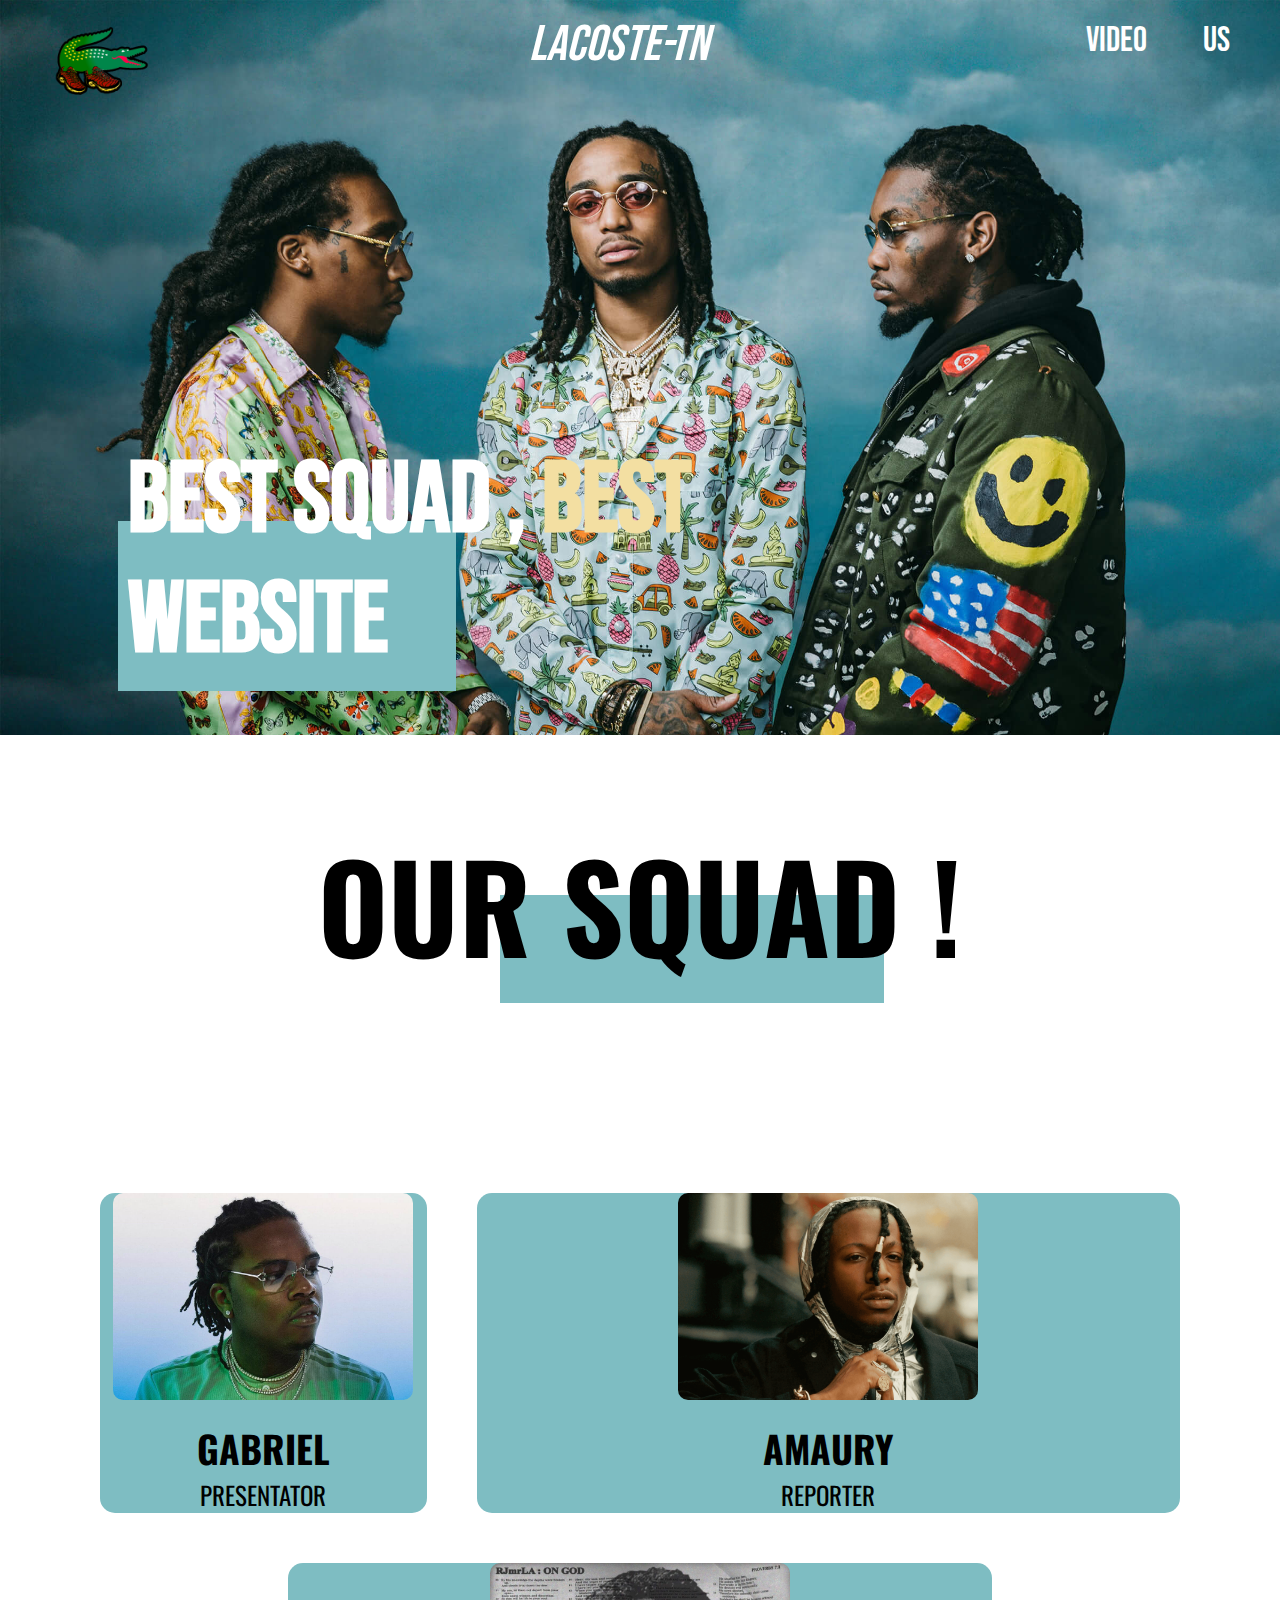
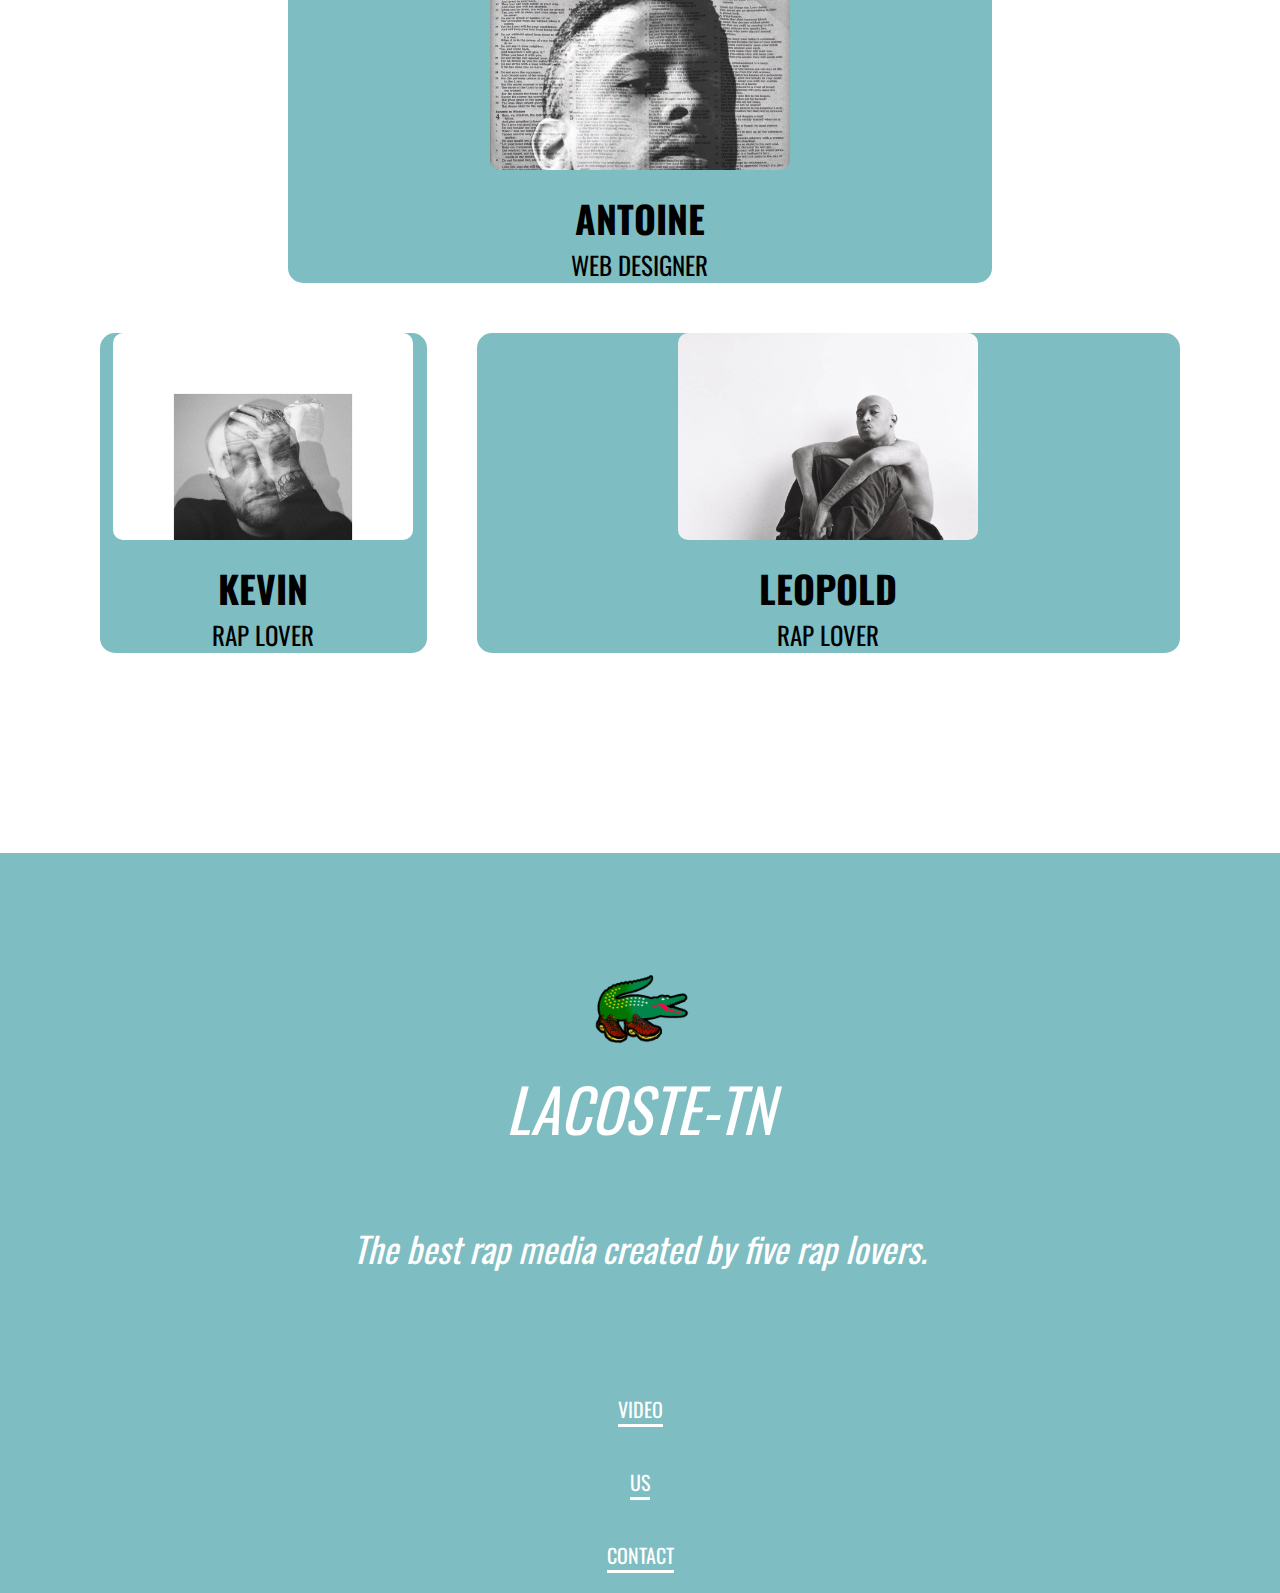
<file: teampage/team.html>
<!DOCTYPE html>
<html lang="en">
<head>
  <meta charset="UTF-8">
  <title>Amaury</title>

  <link href="https://fonts.googleapis.com/css2?family=Bebas+Neue&family=Oswald&display=swap" rel="stylesheet">
  <link rel="stylesheet" href="teampage.css">
</head>
<body>
<header class="primary-header">
  <div class="menu-header">
    <div class="header-section-1">
      <img src="../Image/logocroco2.png" id="logo-header">
    </div>

    <div class="header-section-2">
      <a href="../index.html" class="header-element" id="title">Lacoste-TN</a>
    </div>

    <div class="header-section-3">
      <a href="#card-title" class="header-secondary-element" id="video-element">Video</a>
      <a href="#" class="header-secondary-element" >Us</a>

    </div>
  </div>

  <h1 class="main-title">Best <span> squad </span>, <span class="best-title"> best </span> <br> website<span></span></h1>
</header>

<h2 class="card-title">Our Squad !</h2>

<section class="team-container">


  <div id="team-character1">
    <div id="charac-image1">

    </div>
    <div class="charac-text">
      <h2>Gabriel</h2>
      <p>Presentator</p>
    </div>
  </div>

  <div id="team-character2">
    <div id="charac-image2">

    </div>
    <div class="charac-text">
      <h2>Amaury</h2>
      <p>Reporter</p>
    </div>
  </div>

  <div id="team-character3">
    <div id="charac-image3">

    </div>
    <div class="charac-text">
      <h2>Antoine</h2>
      <p>Web designer</p>
    </div>
  </div>

  <div id="team-character4">
    <div id="charac-image4">

    </div>
    <div class="charac-text">
      <h2>Kevin</h2>
      <p>Rap lover</p>
    </div>
  </div>

  <div id="team-character5">
    <div id="charac-image5">

    </div>
    <div class="charac-text">
      <h2>Leopold</h2>
      <p>Rap lover</p>
    </div>
  </div>

</section>

<section class="footer">

  <div class="footer-content">
    <div class="footer-logo"></div>
    <a href="#" class="footer-title">Lacoste-TN</a>
    <p class="footer-text">The best rap media created by five rap lovers.</p>
    <a href="#" class="footer-link-element">Video</a>
    <a href="#" class="footer-link-element">Us</a>
    <a href="mailto:lacoste-tn@gmail.com" class="footer-link-element" >Contact</a>
  </div>


</section>

</body>
</html>
</file>
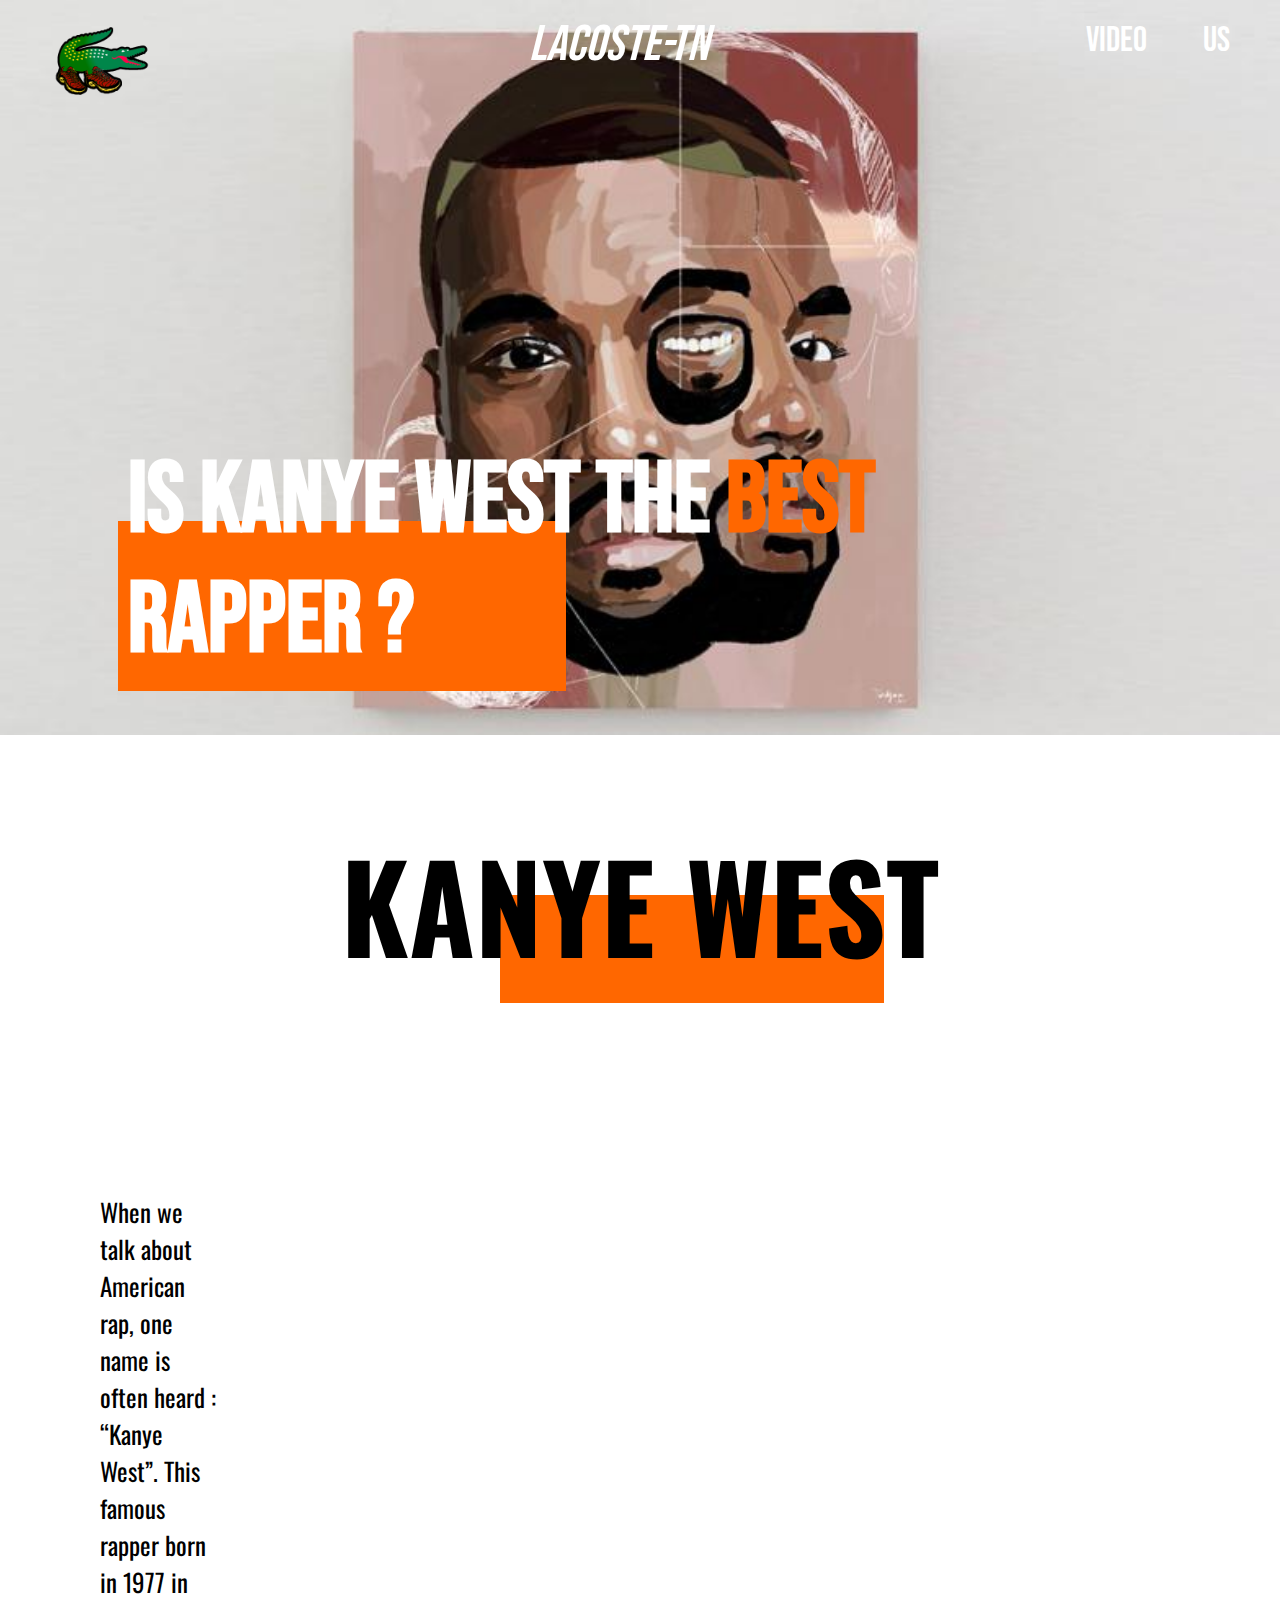
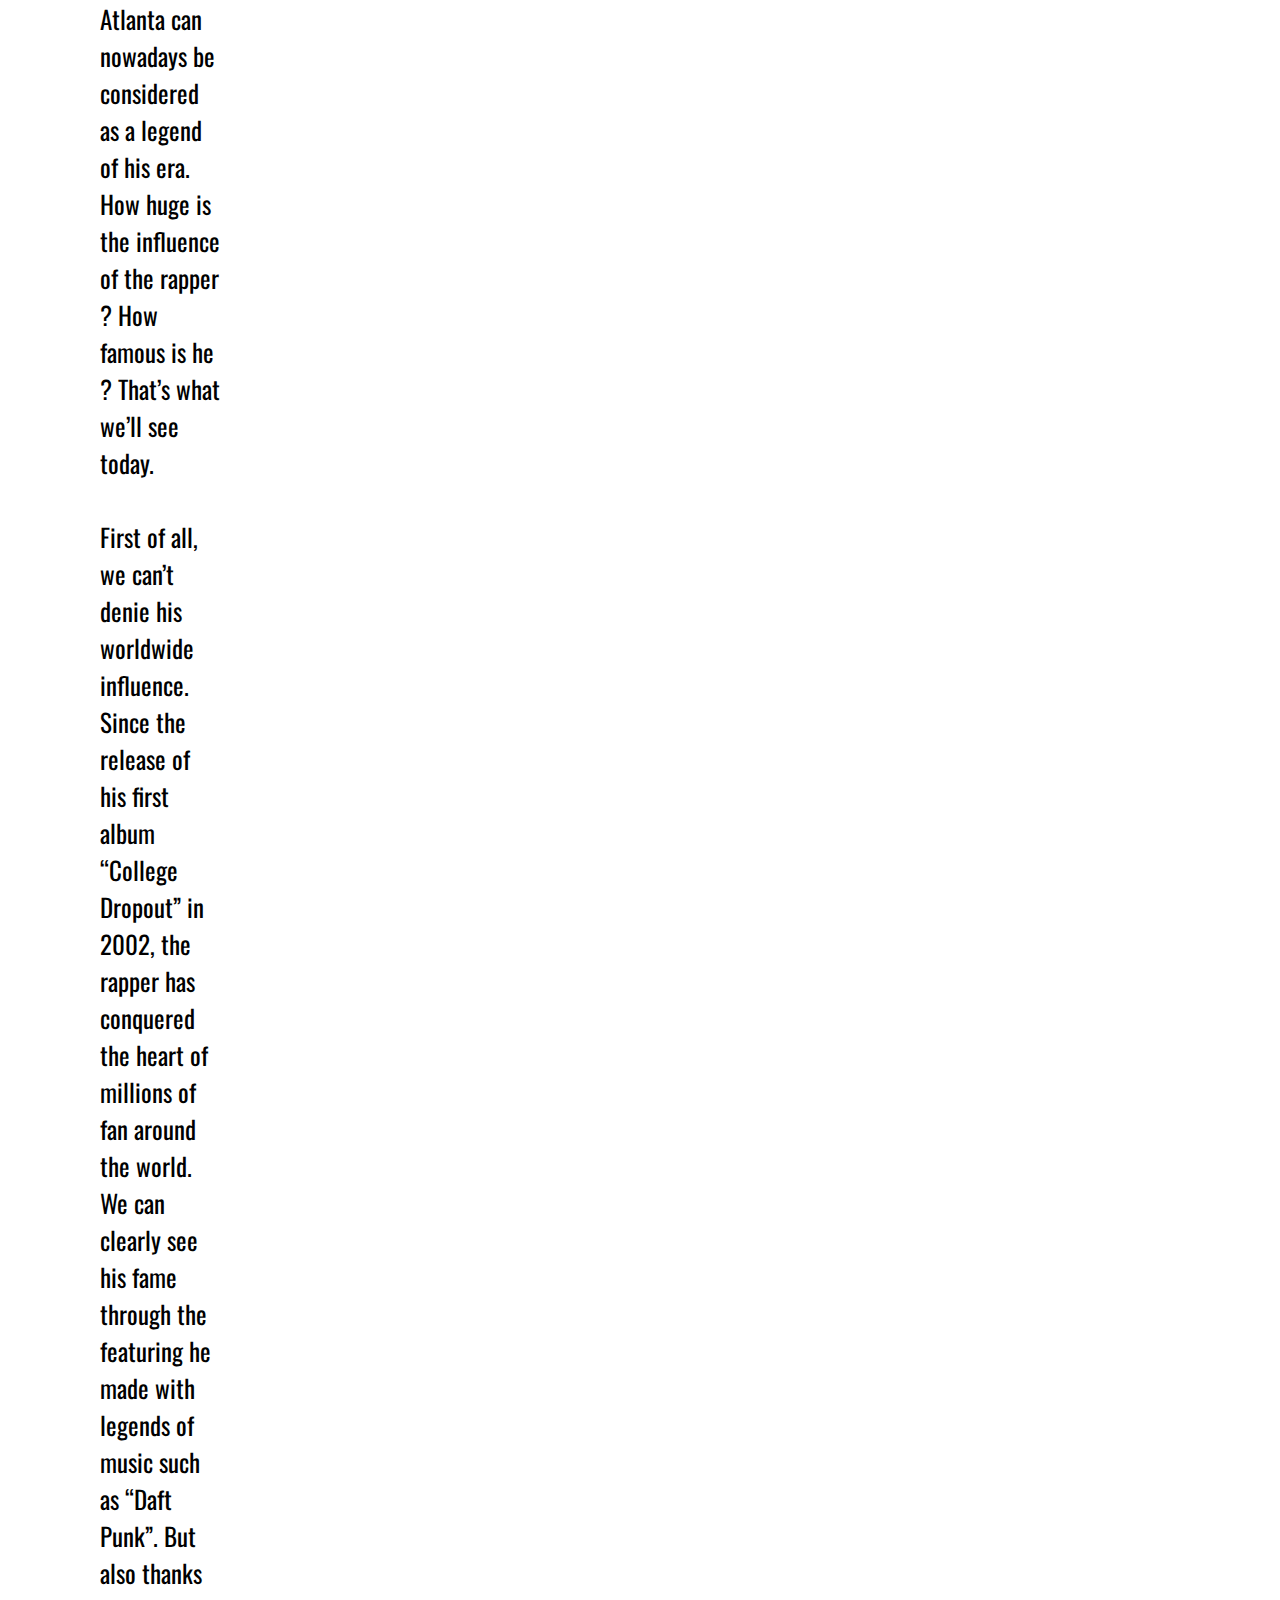
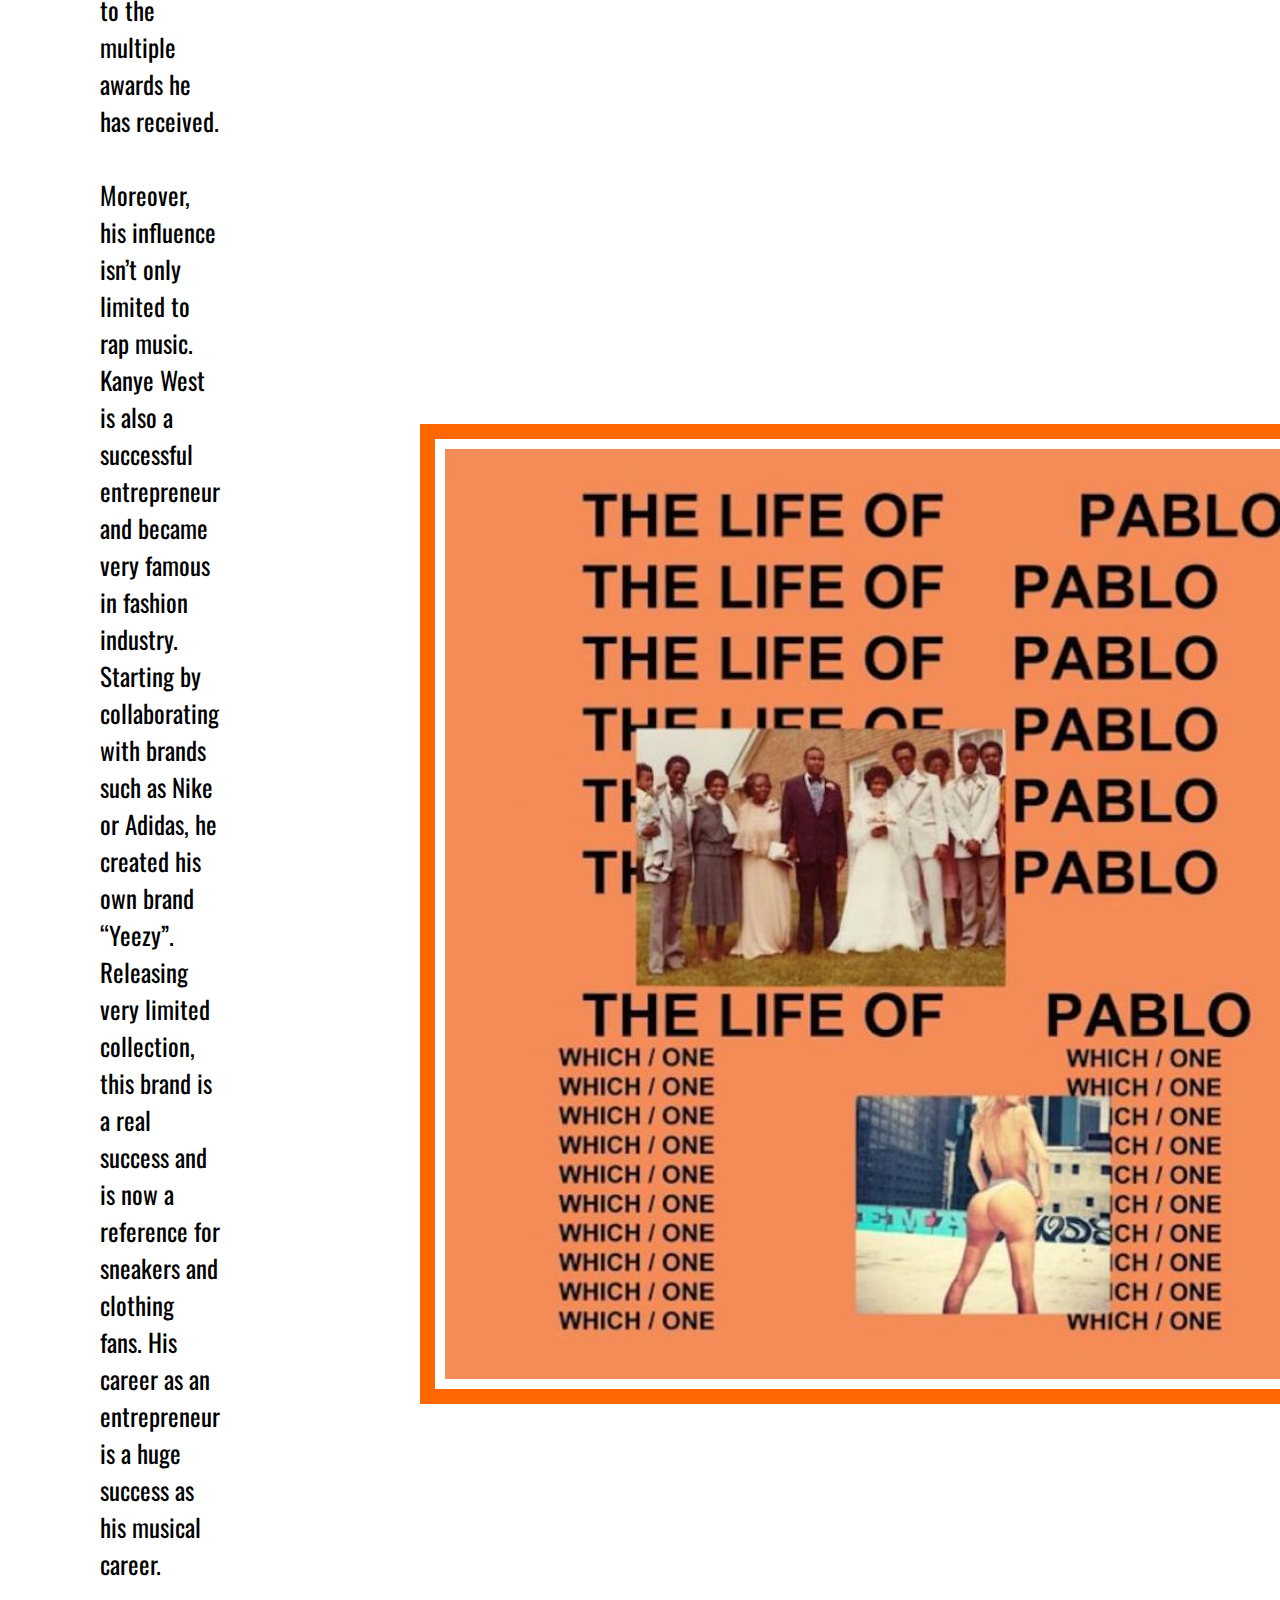
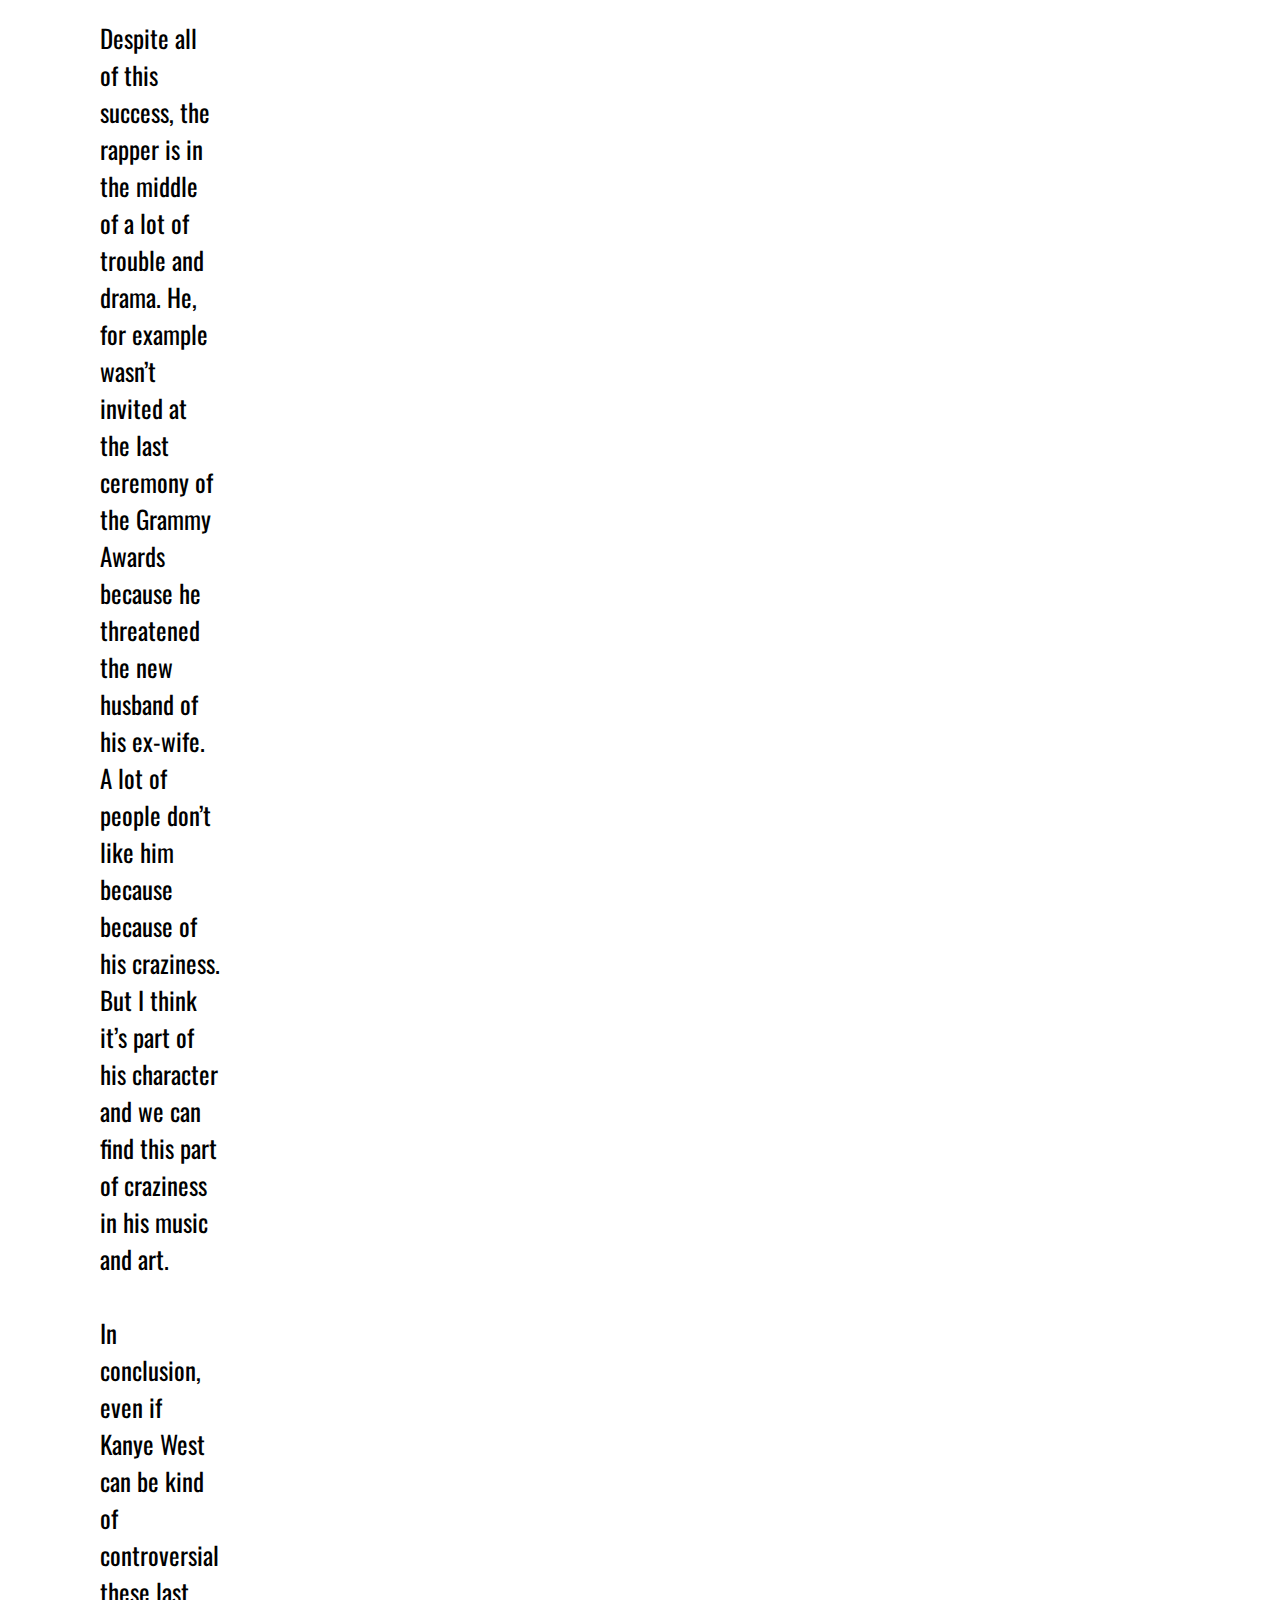
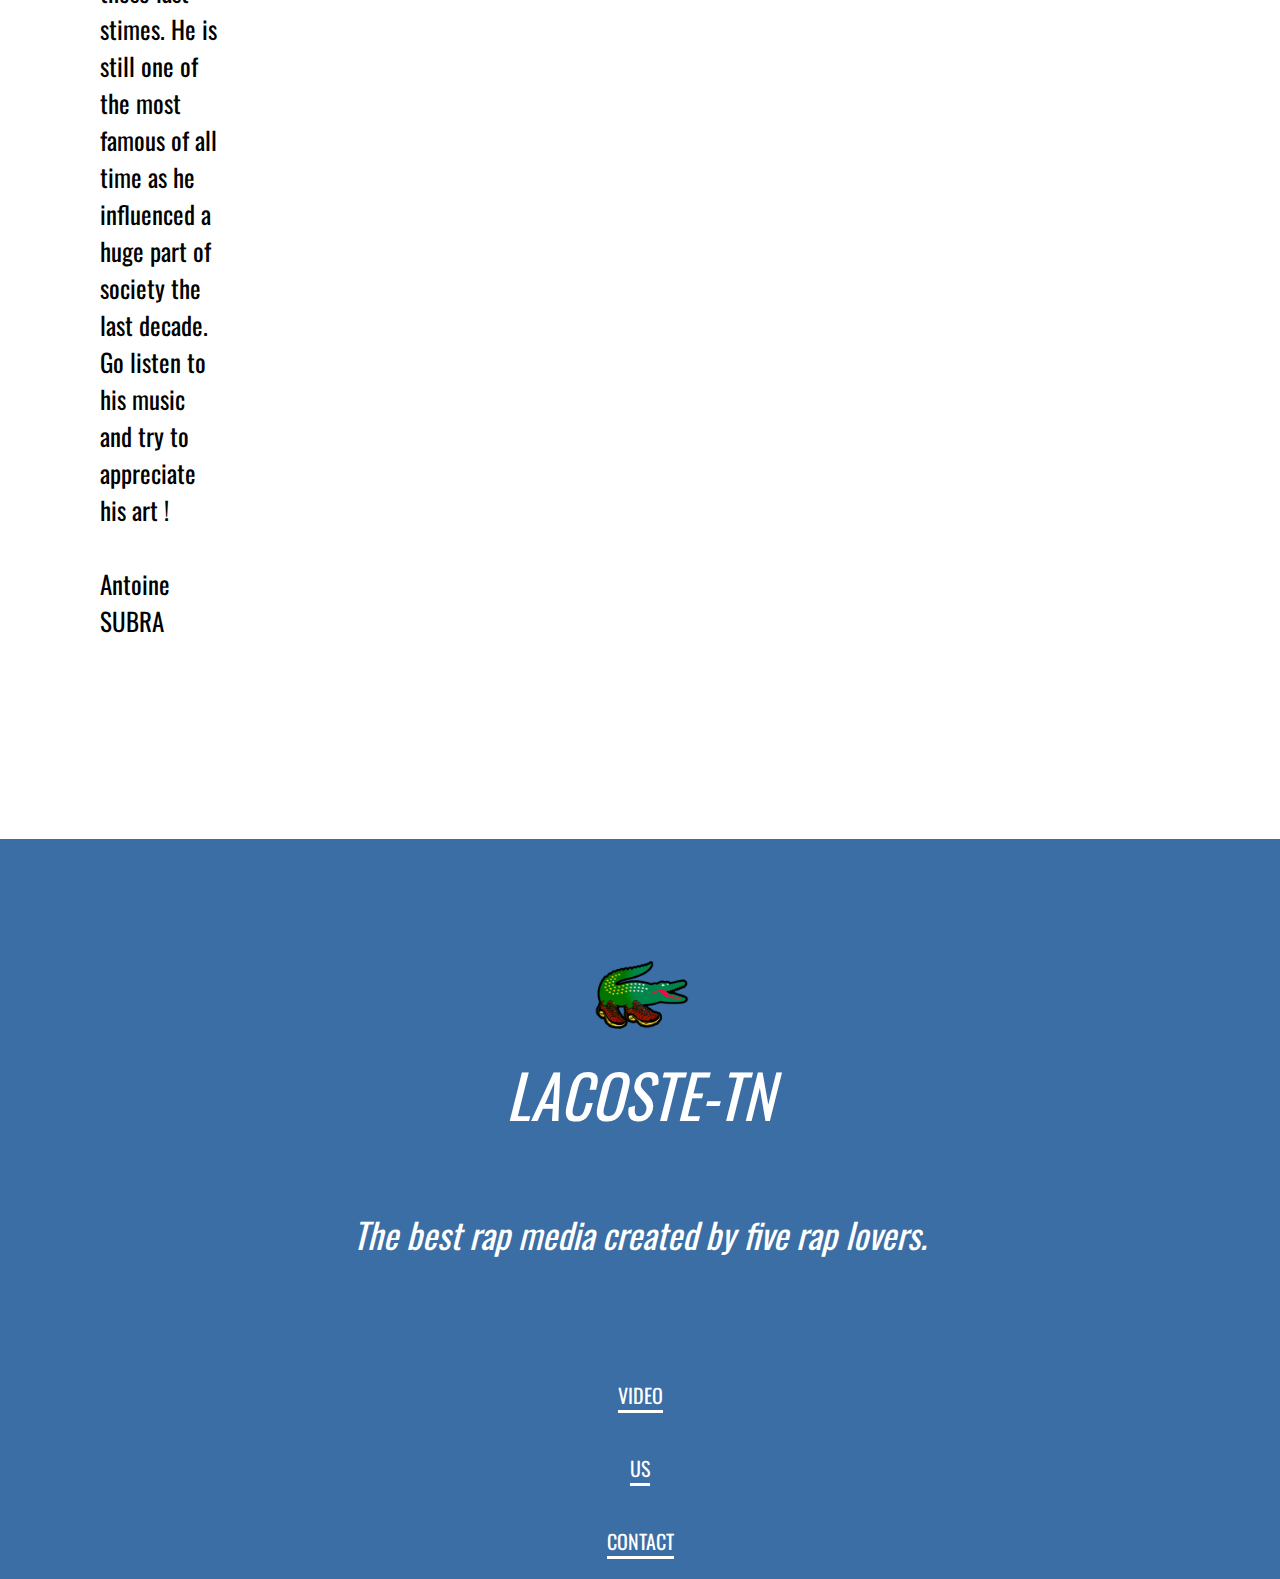
<file: VideoPage/videopage.html>
<!DOCTYPE html>
<html lang="en">
<head>
    <meta charset="UTF-8">
    <title>Kanye West, the best raper ever ?</title>
    <link rel="stylesheet" href="videoPage.css">
    <link href="https://fonts.googleapis.com/css2?family=Bebas+Neue&family=Oswald&display=swap" rel="stylesheet">
</head>
<body>
<header class="primary-header">
    <div class="menu-header">
        <div class="header-section-1">
            <img src="../Image/logocroco2.png" id="logo-header">
        </div>

        <div class="header-section-2">
            <a href="../index.html" class="header-element" id="title">Lacoste-TN</a>
        </div>

        <div class="header-section-3">
            <a href="#card-title" class="header-secondary-element" id="video-element">Video</a>
            <a href="#" class="header-secondary-element" >Us</a>

        </div>
    </div>

    <h1 class="main-title">Is <span> Kanye </span> West the <span class="best-title"> best</span> <br> rapper <span>?</span></h1>
</header>

<section class="article">
    <h2 class="card-title">Kanye West</h2>
    <div class="article-texte">
        <div class="text">

                When we talk about American rap, one name is often heard : “Kanye West”. This famous rapper born in 1977 in Atlanta can nowadays be considered as a legend of his era. How huge is the influence of the rapper ? How famous is he ? That’s what we’ll see today.
                <br><br>
                First of all, we can’t denie his worldwide influence. Since the release of his first album “College Dropout” in 2002, the rapper has conquered the heart of millions of fan around the world. We can clearly see his fame through the featuring he made with legends of music such as “Daft Punk”. But also thanks to the multiple awards he has received.
                <br><br>
                Moreover, his influence isn’t only limited to rap music. Kanye West is also a successful entrepreneur and became very famous in fashion industry. Starting by collaborating with brands such as Nike or Adidas, he created his own brand “Yeezy”. Releasing very limited collection, this brand is a real success and is now a reference for sneakers and clothing fans. His career as an entrepreneur is a huge success as his musical career.
                <br><br>
                Despite all of this success, the rapper is in the middle of a lot of trouble and drama. He, for example wasn’t invited  at the last ceremony of the Grammy Awards because he threatened the new husband of his ex-wife. A lot of people don’t like him because because of his craziness. But I think it’s part of his character and we can find this part of craziness in his music and art.
                <br><br>
                In conclusion, even if Kanye West can be kind of controversial these last stimes. He is still one of the most famous of all time as he influenced a huge part of society the last decade. Go listen to his music and try to appreciate his art !
                <br><br>
            Antoine SUBRA
        </div>
        <div class="portrait-kanye">
            <img class="image-kanye" src="../Image/kanye1.jpeg">
        </div>
    </div>

</section>

<section class="footer">

    <div class="footer-content">
        <div class="footer-logo"></div>
        <a href="#" class="footer-title">Lacoste-TN</a>
        <p class="footer-text">The best rap media created by five rap lovers.</p>
        <a href="#" class="footer-link-element">Video</a>
        <a href="#" class="footer-link-element">Us</a>
        <a href="mailto:lacoste-tn@gmail.com" class="footer-link-element" >Contact</a>
    </div>


</section>

</body>
</html>
</file>
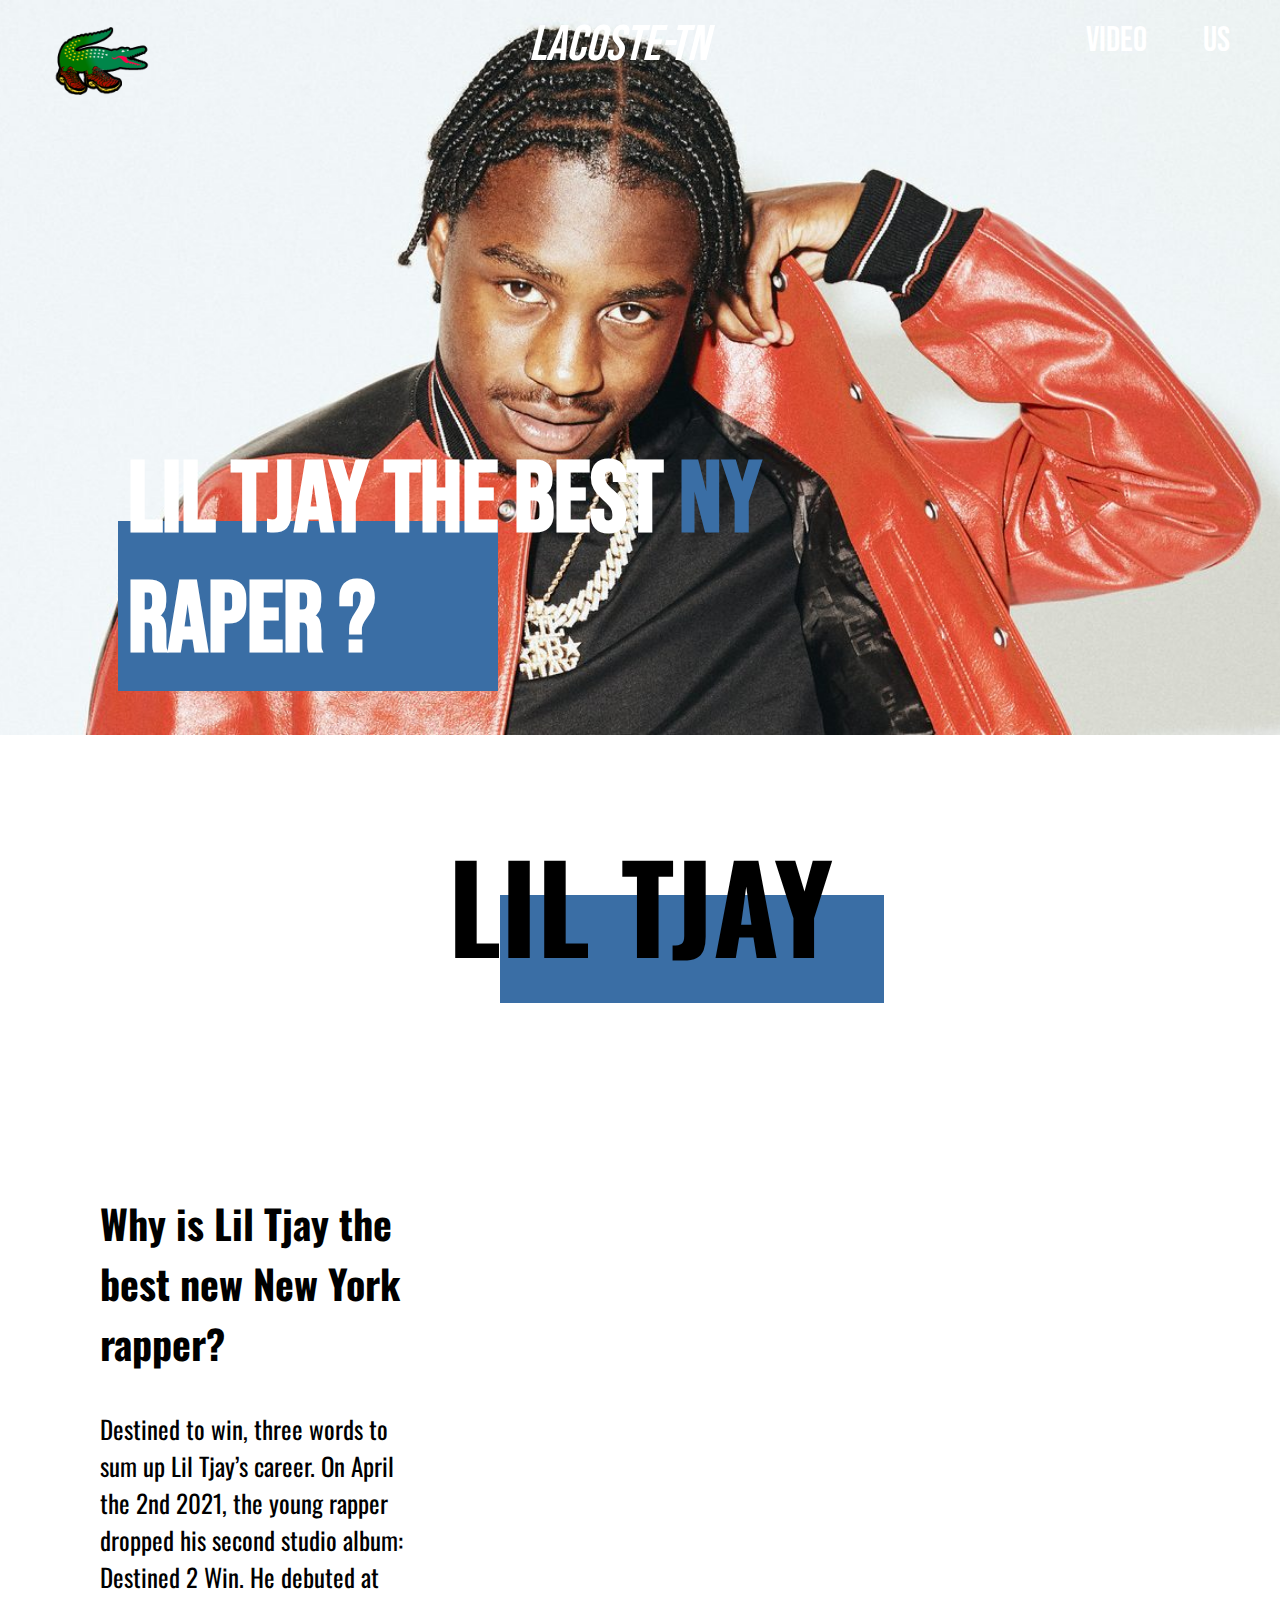
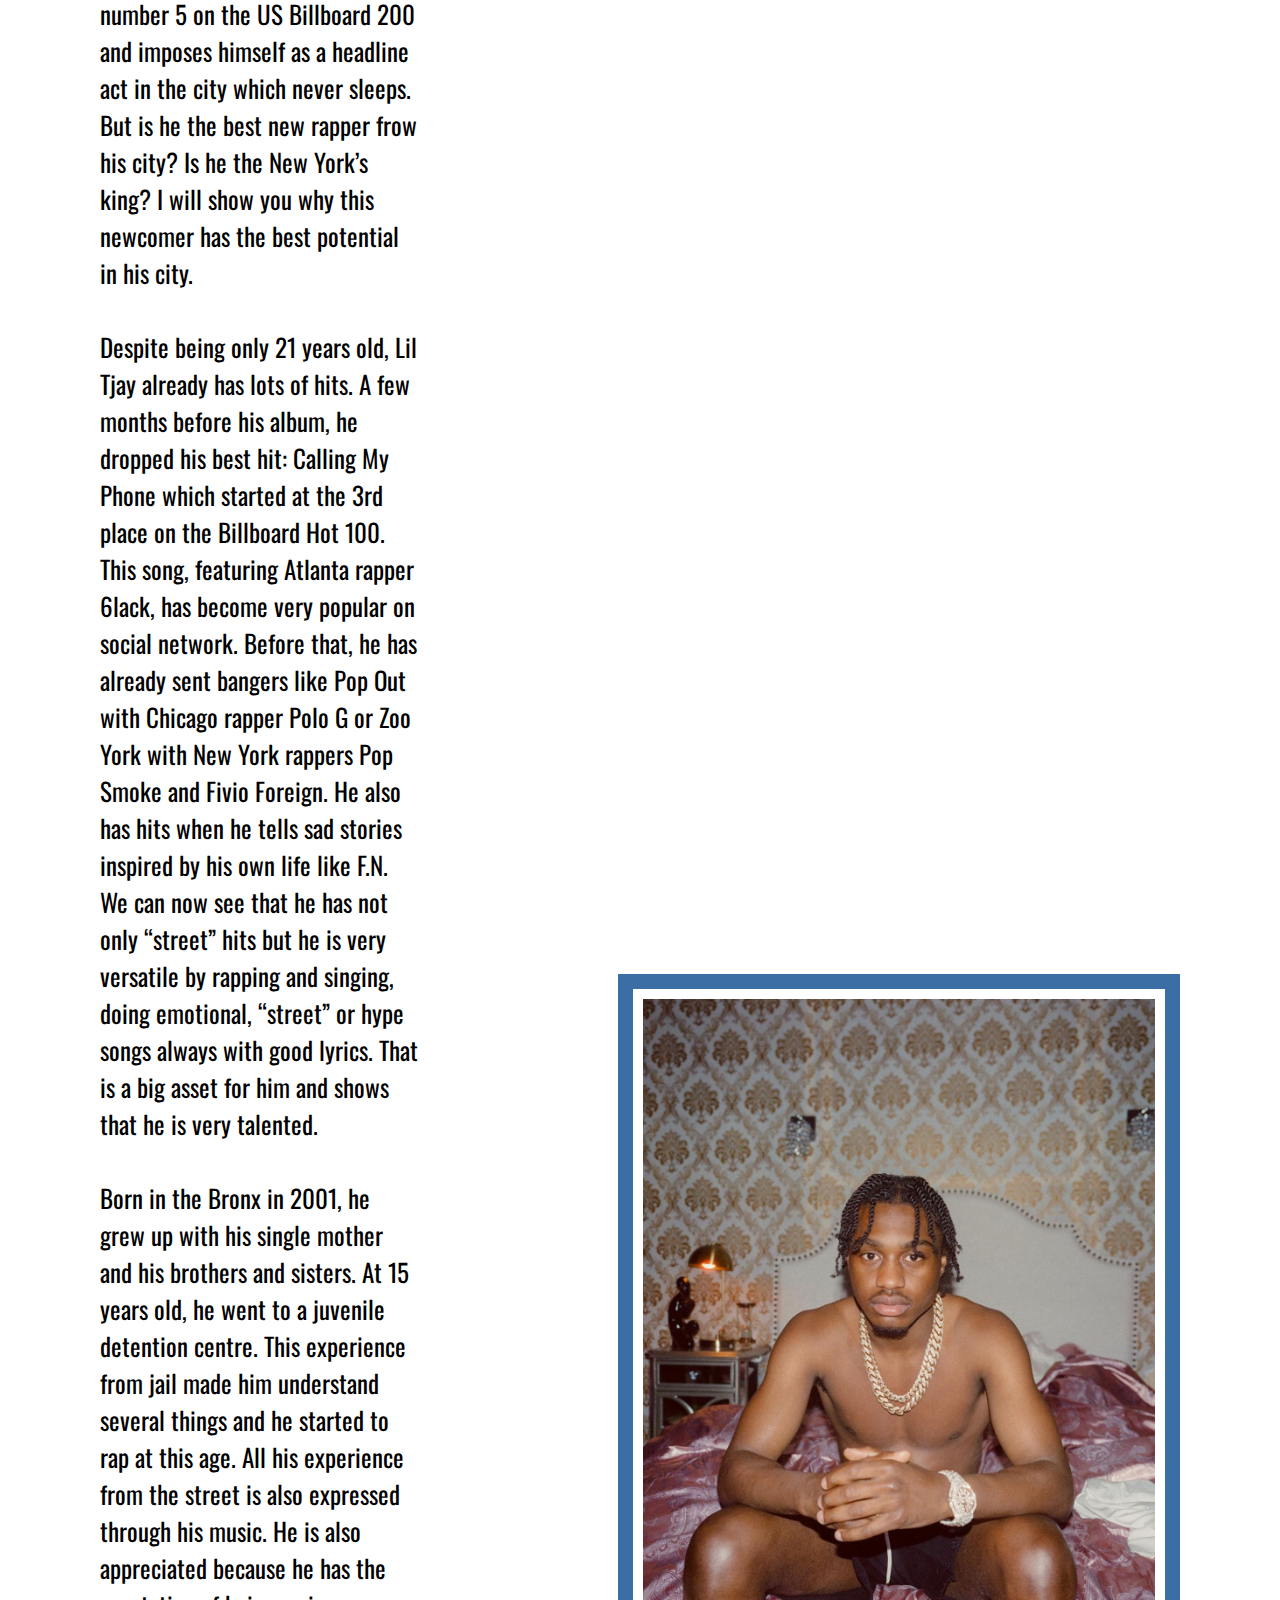
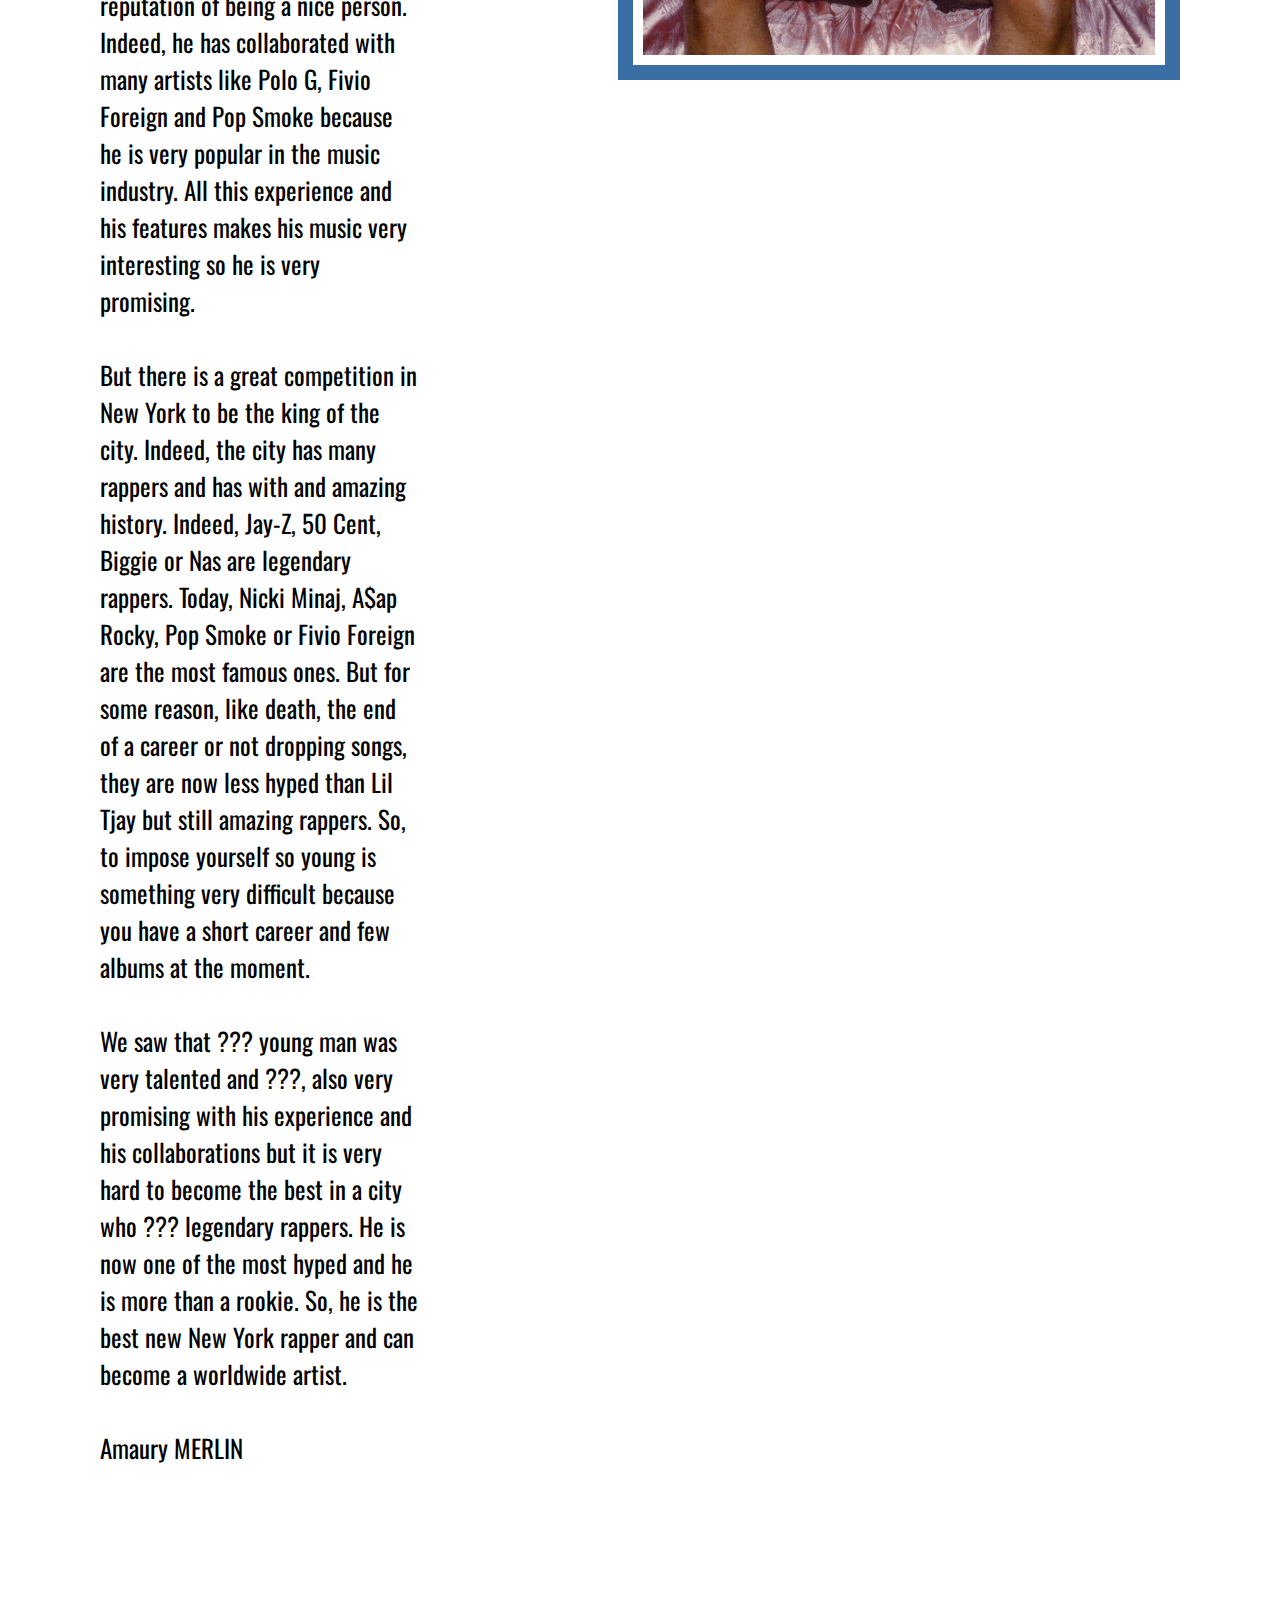
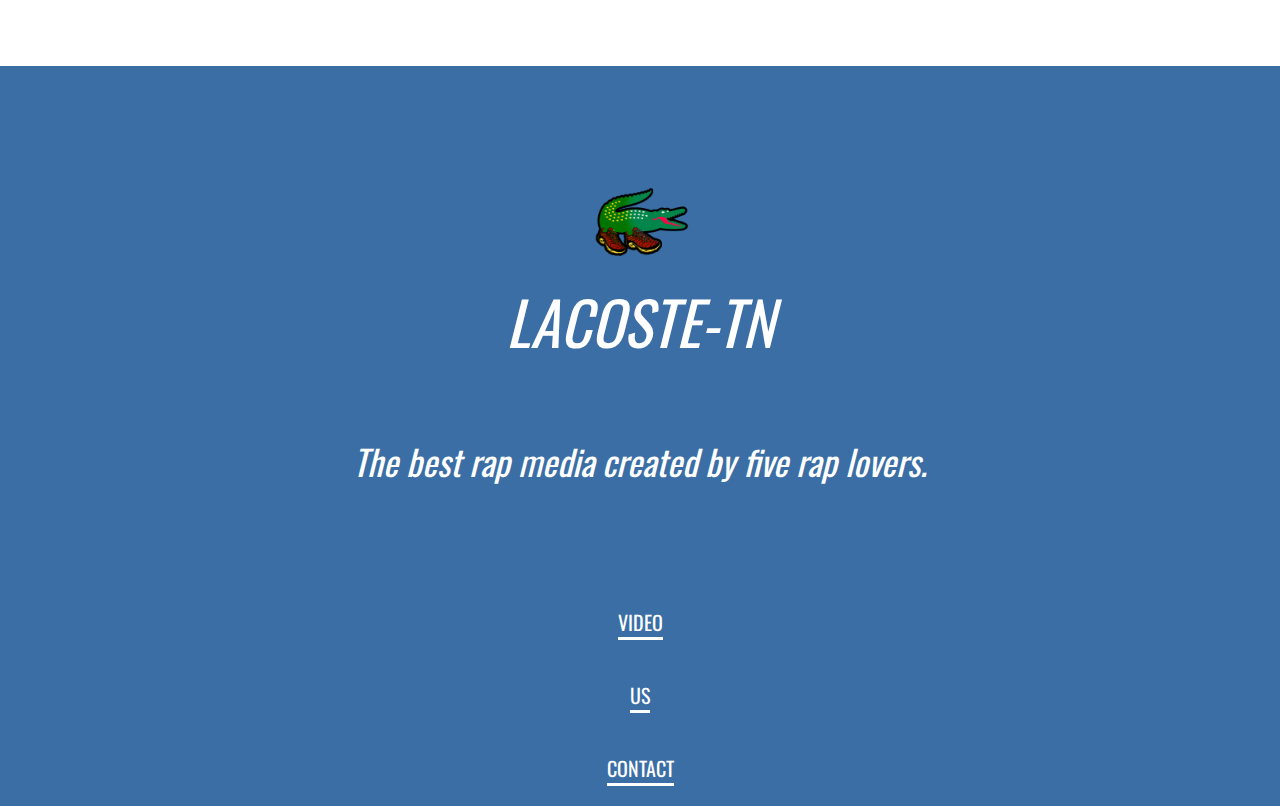
<file: VideoPageAmaury/videoPageAmaury.html>
<!DOCTYPE html>
<html lang="en">
<head>
    <meta charset="UTF-8">
    <title>Lil Tjay, the best NY raper ?</title>

    <link href="https://fonts.googleapis.com/css2?family=Bebas+Neue&family=Oswald&display=swap" rel="stylesheet">
    <link rel="stylesheet" href="VideoPageAmaury.css">
</head>
<body>
<header class="primary-header">
    <div class="menu-header">
        <div class="header-section-1">
            <img src="../Image/logocroco2.png" id="logo-header">
        </div>

        <div class="header-section-2">
            <a href="../index.html" class="header-element" id="title">Lacoste-TN</a>
        </div>

        <div class="header-section-3">
            <a href="#card-title" class="header-secondary-element" id="video-element">Video</a>
            <a href="#" class="header-secondary-element" >Us</a>

        </div>
    </div>

    <h1 class="main-title">Lil Tjay <span> the </span> best <span class="best-title"> NY </span> <br> raper <span>?</span></h1>
</header>

<section class="article">
    <h2 class="card-title">Lil Tjay</h2>
    <div class="article-texte">
        <div class="text">
           <span class="title-article">Why is Lil Tjay the best new New York rapper?</span>

            <br><br>

            Destined to win, three words to sum up Lil Tjay’s career. On April the 2nd 2021, the young rapper dropped his second studio album: Destined 2 Win. He debuted at number 5 on the US Billboard 200 and imposes himself as a headline act in the city which never sleeps. But is he the best new rapper frow his city? Is he the New York’s king? I will show you why this newcomer has the best potential in his city.

            <br><br>

            Despite being only 21 years old, Lil Tjay already has lots of hits. A few months before his album, he dropped his best hit: Calling My Phone which started at the 3rd place on the Billboard Hot 100. This song, featuring Atlanta rapper 6lack, has become very popular on social network. Before that, he has already sent bangers like Pop Out with Chicago rapper Polo G or Zoo York with New York rappers Pop Smoke and Fivio Foreign. He also has hits when he tells sad stories inspired by his own life like F.N. We can now see that he has not only “street” hits but he is very versatile by rapping and singing, doing emotional, “street” or hype songs always with good lyrics. That is a big asset for him and shows that he is very talented.

            <br><br>

            Born in the Bronx in 2001, he grew up with his single mother and his brothers and sisters. At 15 years old, he went to a juvenile detention centre. This experience from jail made him understand several things and he started to rap at this age. All his experience from the street is also expressed through his music. He is also appreciated because he has the reputation of being a nice person. Indeed, he has collaborated with many artists like Polo G, Fivio Foreign and Pop Smoke because he is very popular in the music industry. All this experience and his features makes his music very interesting so he is very promising.


            <br><br>
            But there is a great competition in New York to be the king of the city. Indeed, the city has many rappers and has with and amazing history. Indeed, Jay-Z, 50 Cent, Biggie or Nas are legendary rappers. Today, Nicki Minaj, A$ap Rocky, Pop Smoke or Fivio Foreign are the most famous ones. But for some reason, like death, the end of a career or not dropping songs, they are now less hyped than Lil Tjay but still amazing rappers. So, to impose yourself so young is something very difficult because you have a short career and few albums at the moment.

            <br><br>
            We saw that ??? young man was very talented and ???, also very promising with his experience and his collaborations but it is very hard to become the best in a city who ??? legendary rappers. He is now one of the most hyped and he is more than a rookie. So, he is the best new New York rapper and can become a worldwide artist.
            <br><br>
            Amaury MERLIN

        </div>

        <div class="portrait-kanye">
            <img class="image-kanye" src="../Image/tjay2.png">
        </div>
    </div>



</section>

<section class="footer">

    <div class="footer-content">
        <div class="footer-logo"></div>
        <a href="#" class="footer-title">Lacoste-TN</a>
        <p class="footer-text">The best rap media created by five rap lovers.</p>
        <a href="#" class="footer-link-element">Video</a>
        <a href="#" class="footer-link-element">Us</a>
        <a href="mailto:lacoste-tn@gmail.com" class="footer-link-element" >Contact</a>
    </div>


</section>

</body>
</html>
</file>
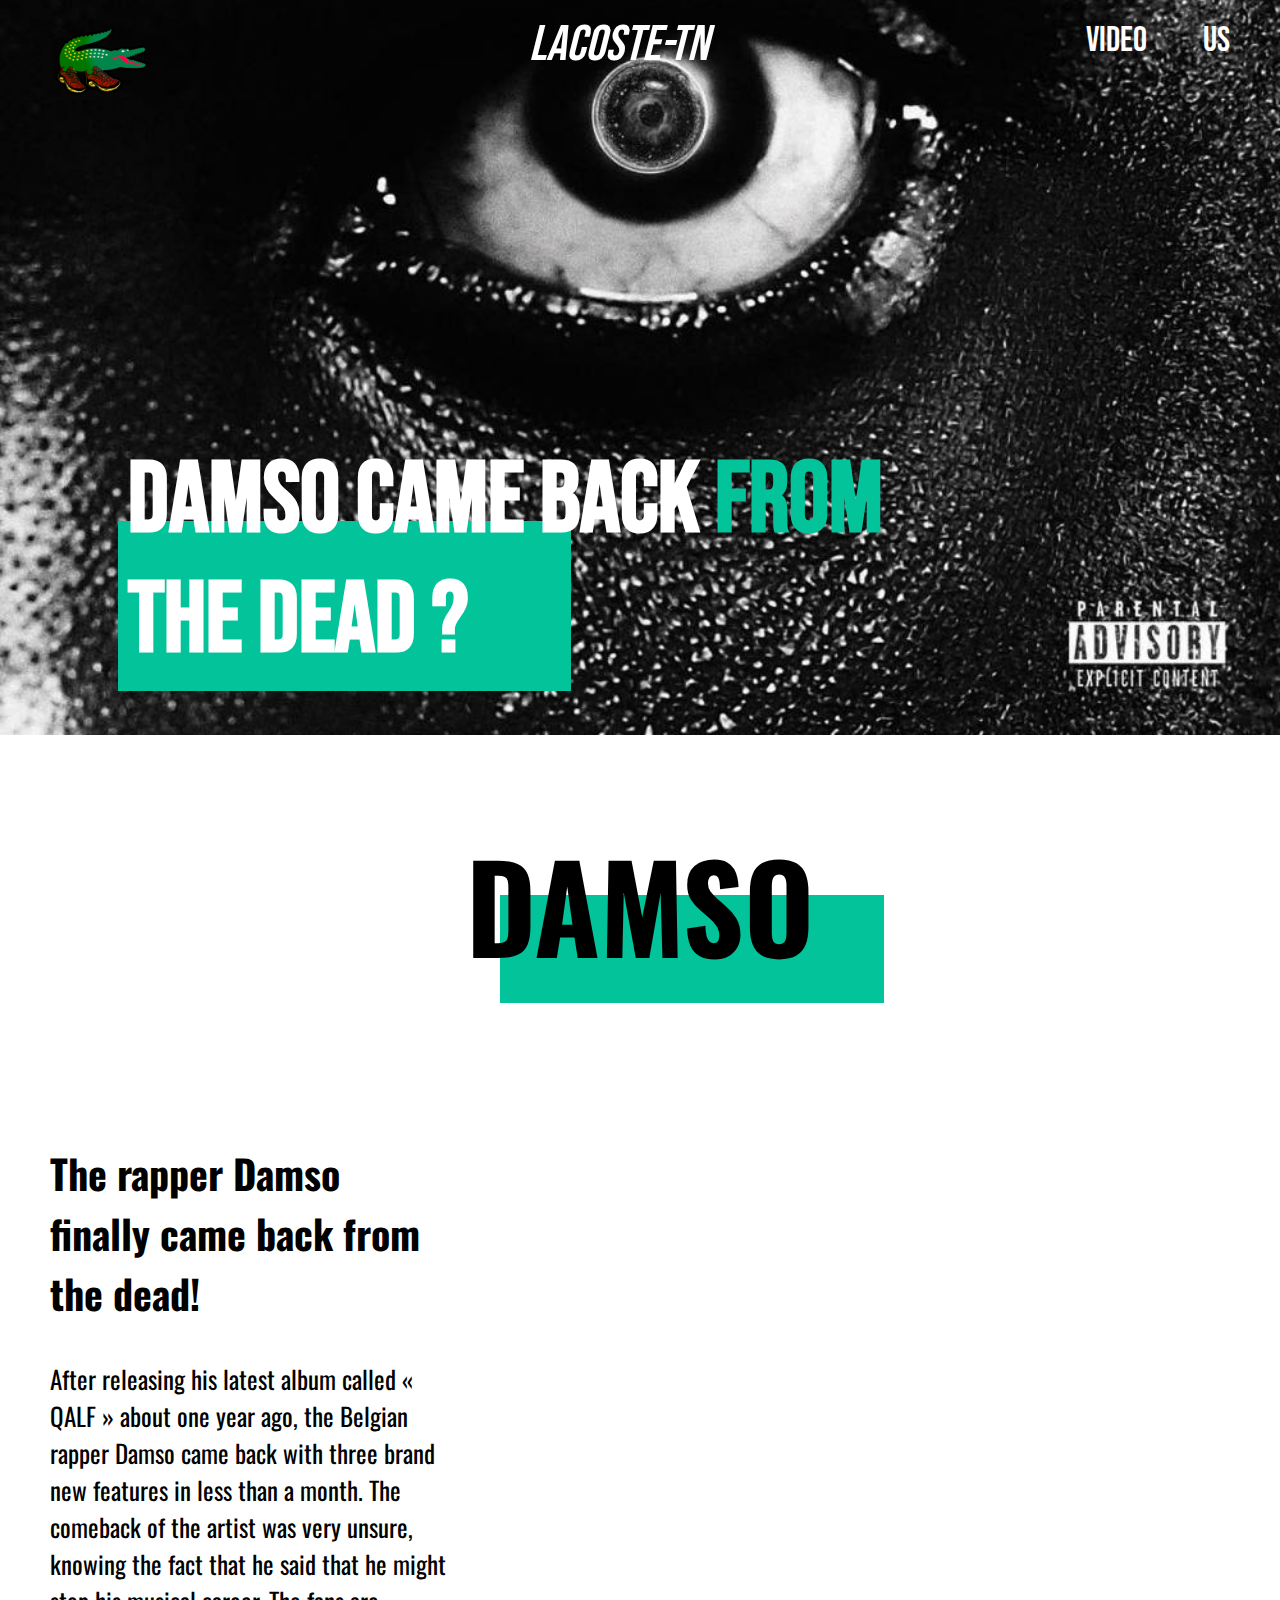
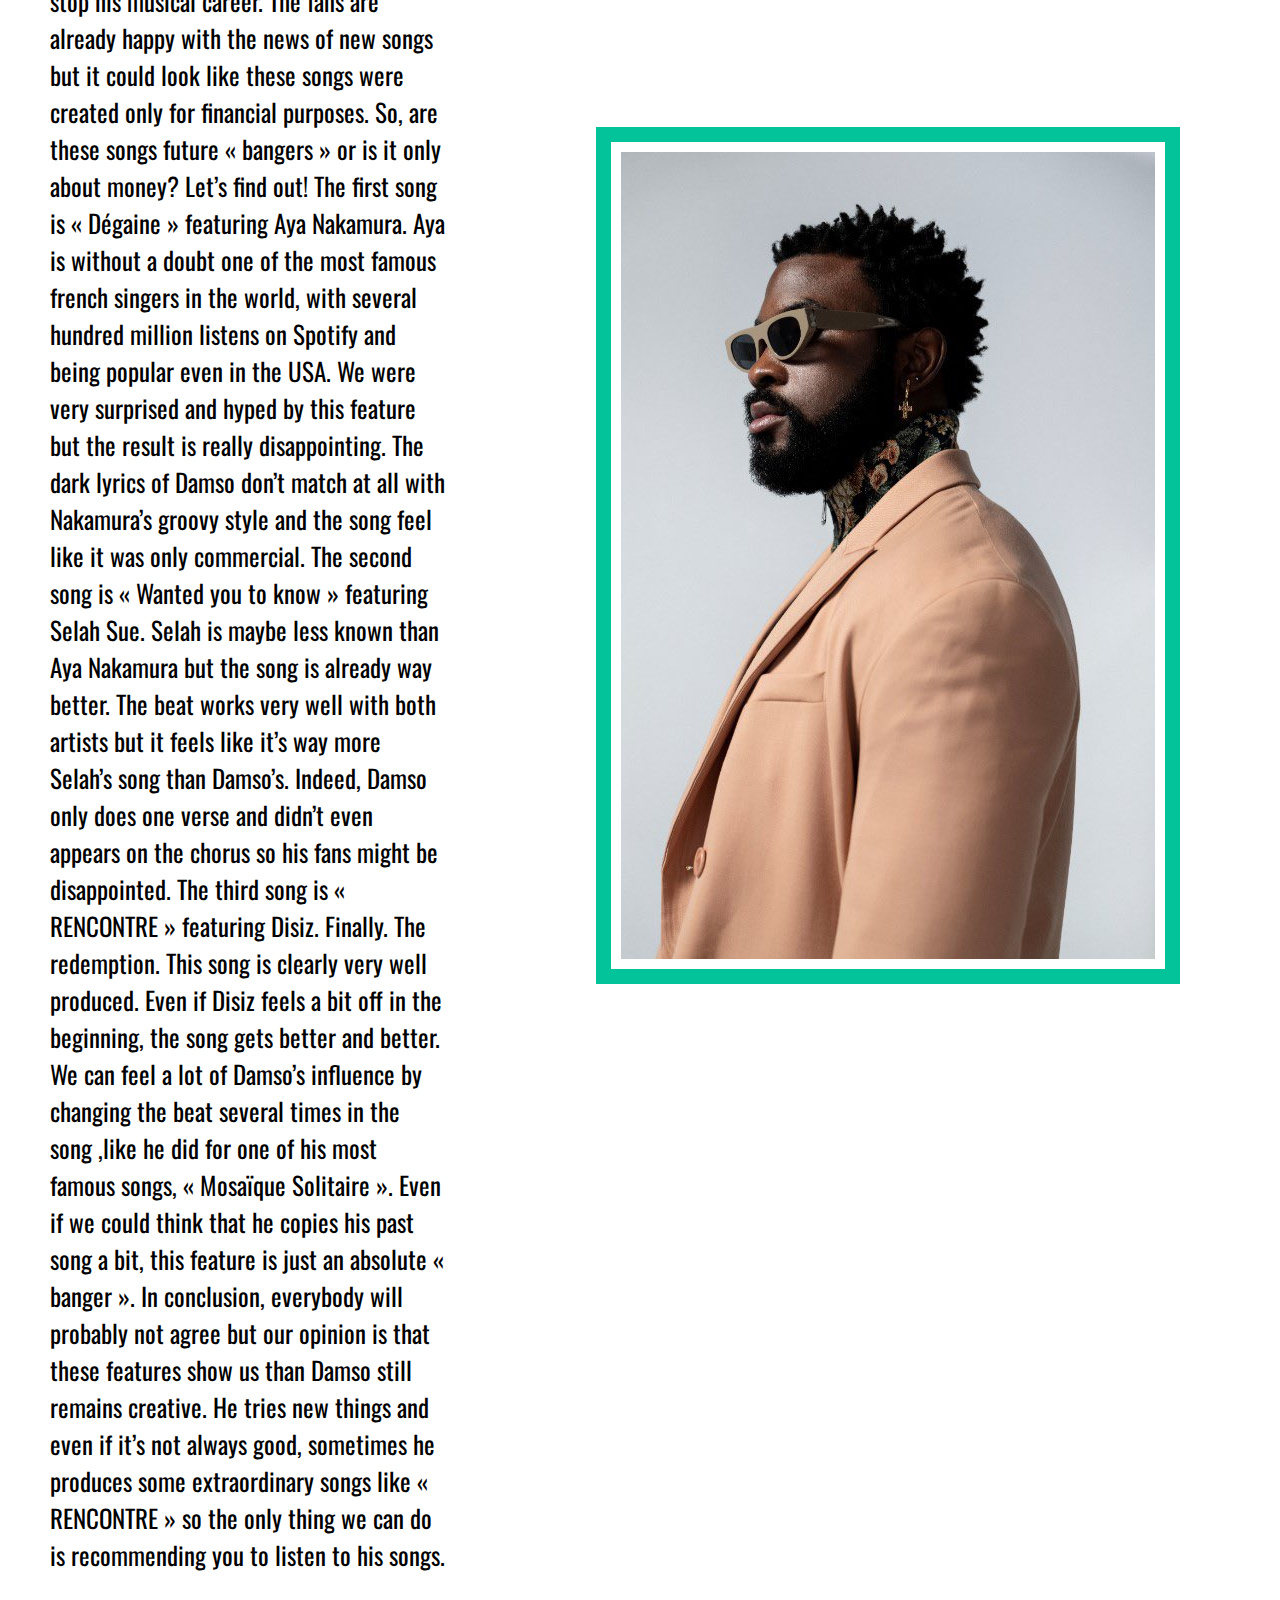
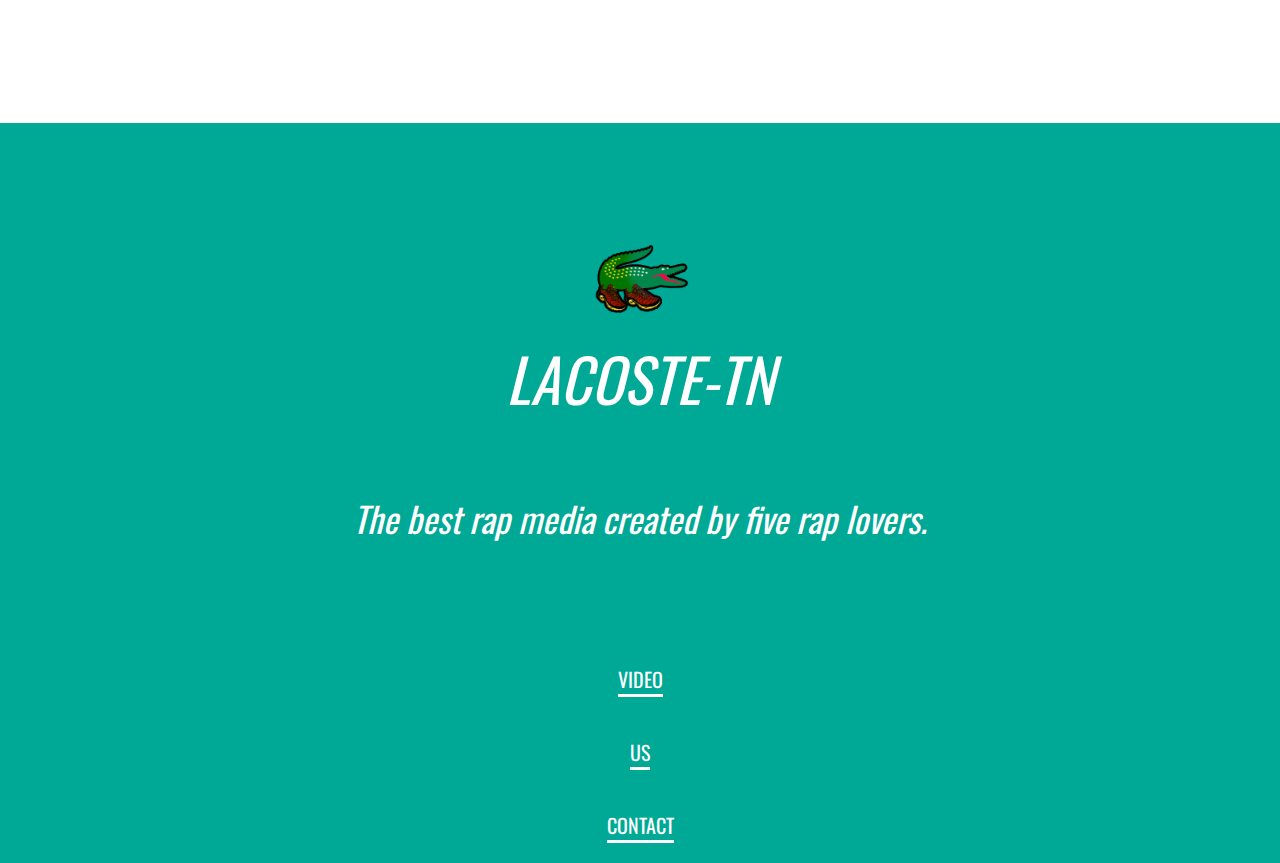
<file: VideoPageDamso/damso.html>
<!DOCTYPE html>
<html lang="en">
<head>
  <meta charset="UTF-8">
  <title>Damso</title>

  <link href="https://fonts.googleapis.com/css2?family=Bebas+Neue&family=Oswald&display=swap" rel="stylesheet">
  <link rel="stylesheet" href="damso.css">
</head>
<body>
<header class="primary-header">
  <div class="menu-header">
    <div class="header-section-1">
      <img src="../Image/logocroco2.png" id="logo-header">
    </div>

    <div class="header-section-2">
      <a href="../index.html" class="header-element" id="title">Lacoste-TN</a>
    </div>

    <div class="header-section-3">
      <a href="#card-title" class="header-secondary-element" id="video-element">Video</a>
      <a href="#" class="header-secondary-element" >Us</a>

    </div>
  </div>

  <h1 class="main-title">Damso <span> came </span> back <span class="best-title"> from </span> <br> the dead <span>?</span></h1>
</header>

<section class="article">
  <h2 class="card-title">Damso</h2>
  <div class="article-texte">
    <div class="text">
     <span class="article-title">The rapper Damso finally came back from the dead!</span>
      <br><br>
      After releasing his latest album called « QALF » about one year ago, the Belgian rapper Damso came back with three brand new features in less than a month. The comeback of the artist was very unsure, knowing the fact that he said that he might stop his musical career. The fans are already happy with the news of new songs but it could look like these songs were created only for financial purposes. So, are these songs future « bangers » or is it only about money? Let’s find out!
      The first song is « Dégaine » featuring Aya Nakamura. Aya is without a doubt one of the most famous french singers in the world, with several hundred million listens on Spotify and being popular even in the USA. We were very surprised and hyped by this feature but the result is really disappointing. The dark lyrics of Damso don’t match at all with Nakamura’s groovy style and the song feel like it was only commercial.
      The second song is « Wanted you to know » featuring Selah Sue. Selah is maybe less known than Aya Nakamura but the song is already way better. The beat works very well with both artists but it feels like it’s way more Selah’s song than Damso’s. Indeed, Damso only does one verse and didn’t even appears on the chorus so his fans might be disappointed.
      The third song is « RENCONTRE » featuring Disiz. Finally. The redemption. This song is clearly very well produced. Even if Disiz feels a bit off in the beginning, the song gets better and better. We can feel a lot of Damso’s influence by changing the beat several times in the song ,like he did for one of his most famous songs, « Mosaïque Solitaire ». Even if we could think that he copies his past song a bit, this feature is just an absolute « banger ».
      In conclusion, everybody will probably not agree but our opinion is that these features show us than Damso still remains creative. He tries new things and even if it’s not always good, sometimes he produces some extraordinary songs like « RENCONTRE » so the only thing we can do is recommending you to listen to his songs.
    </div>
    <div class="portrait-kanye">
      <img class="image-kanye" src="../Image/damso.JPG">
    </div>
  </div>



</section>

<section class="footer">

  <div class="footer-content">
    <div class="footer-logo"></div>
    <a href="#" class="footer-title">Lacoste-TN</a>
    <p class="footer-text">The best rap media created by five rap lovers.</p>
    <a href="#" class="footer-link-element">Video</a>
    <a href="#" class="footer-link-element">Us</a>
    <a href="mailto:lacoste-tn@gmail.com" class="footer-link-element" >Contact</a>
  </div>


</section>

</body>
</html>
</file>
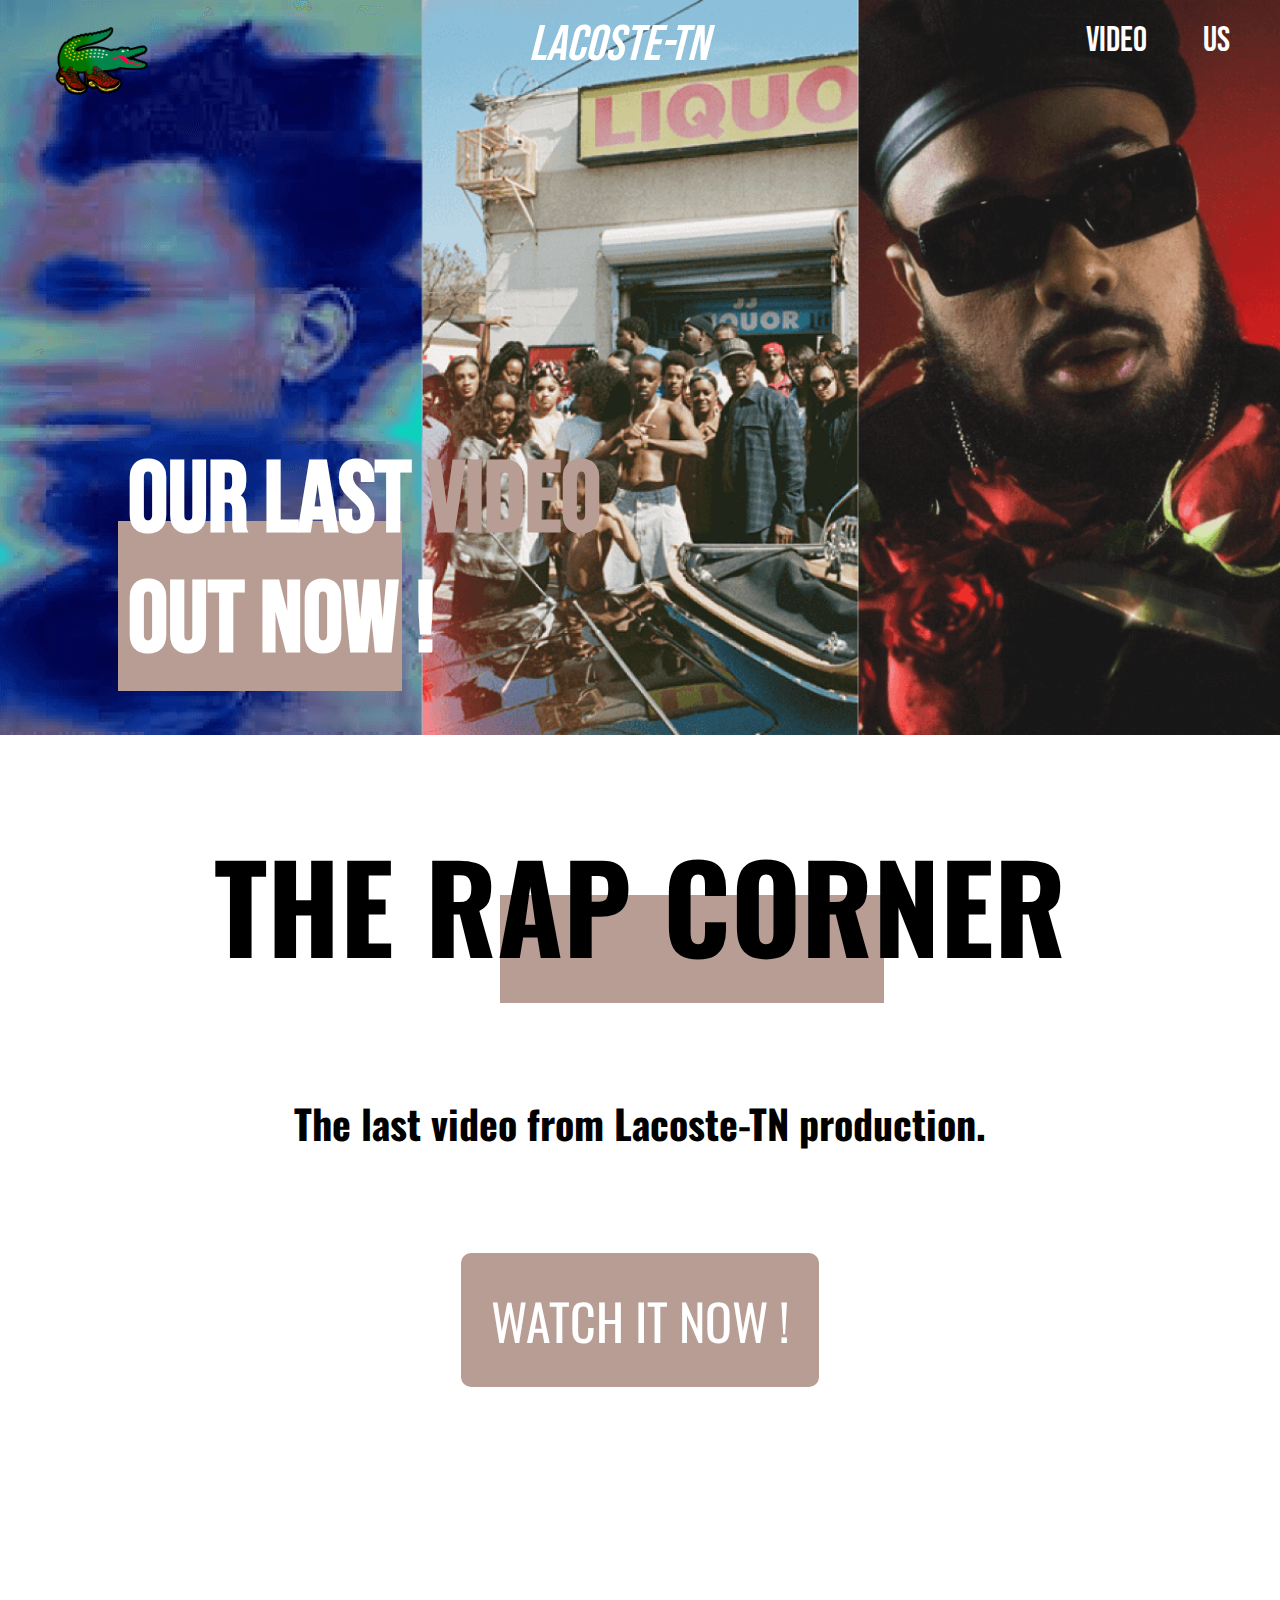
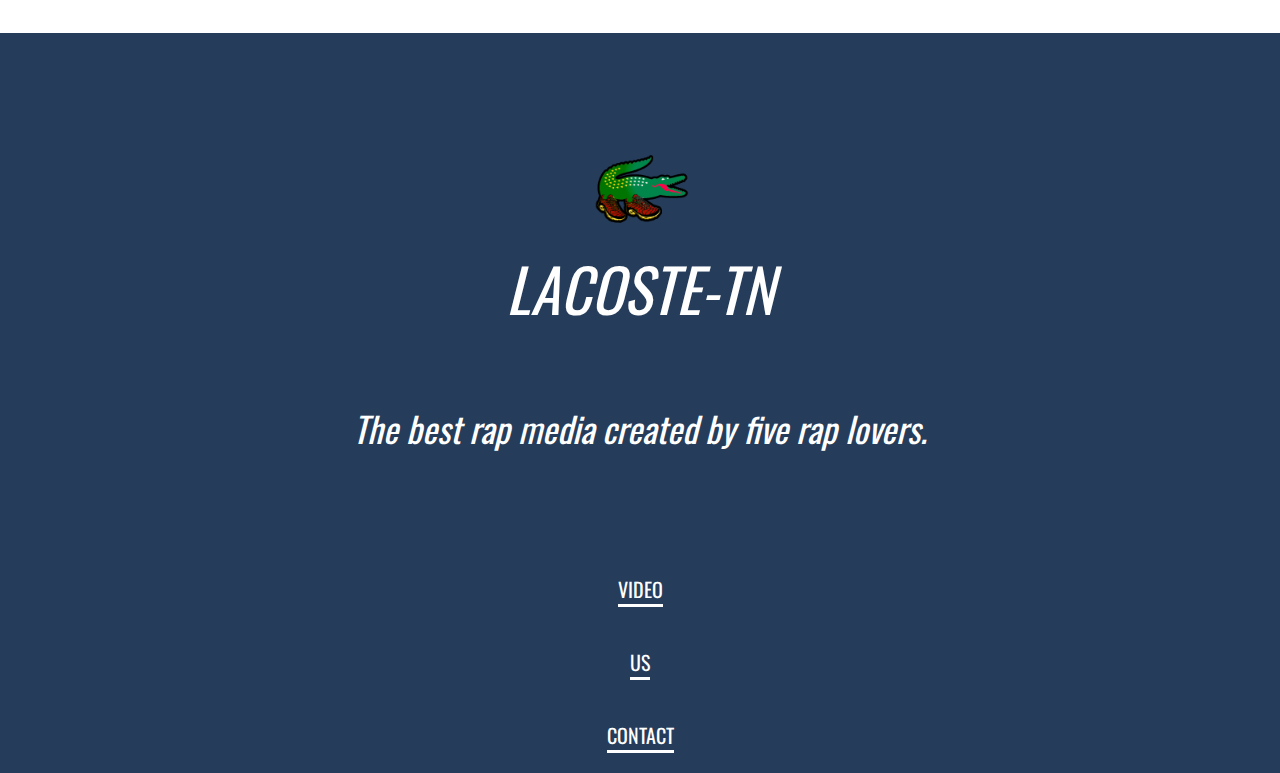
<file: VideoPageGabriel/videoPageGabriel.html>
<!DOCTYPE html>
<html lang="en">
<head>
    <meta charset="UTF-8">
    <title>The 67th Rap Corner</title>

    <link href="https://fonts.googleapis.com/css2?family=Bebas+Neue&family=Oswald&display=swap" rel="stylesheet">
    <link rel="stylesheet" href="videoPageGabriem.css">
</head>
<body>
<header class="primary-header">
    <div class="menu-header">
        <div class="header-section-1">
            <img src="../Image/logocroco2.png" id="logo-header">
        </div>

        <div class="header-section-2">
            <a href="../index.html" class="header-element" id="title">Lacoste-TN</a>
        </div>

        <div class="header-section-3">
            <a href="#card-title" class="header-secondary-element" id="video-element">Video</a>
            <a href="#" class="header-secondary-element" >Us</a>

        </div>
    </div>

    <h1 class="main-title"><span> Our </span> last <span class="best-title"> Video </span> <br>  <span>Out Now !</span></h1>
</header>

<h2 class="card-title"> The  Rap Corner</h2>

<section class="video-link">
    <h2 class="description">
        The last video from Lacoste-TN production.
    </h2>
    <div class="button-link">
        <a href="https://www.youtube.com/watch?v=eHpeTMiO9_0">Watch it now !</a>
    </div>
</section>



<section class="footer">

    <div class="footer-content">
        <div class="footer-logo"></div>
        <a href="#" class="footer-title">Lacoste-TN</a>
        <p class="footer-text">The best rap media created by five rap lovers.</p>
        <a href="#" class="footer-link-element">Video</a>
        <a href="#" class="footer-link-element">Us</a>
        <a href="mailto:lacoste-tn@gmail.com" class="footer-link-element" >Contact</a>
    </div>


</section>

</body>
</html>
</file>
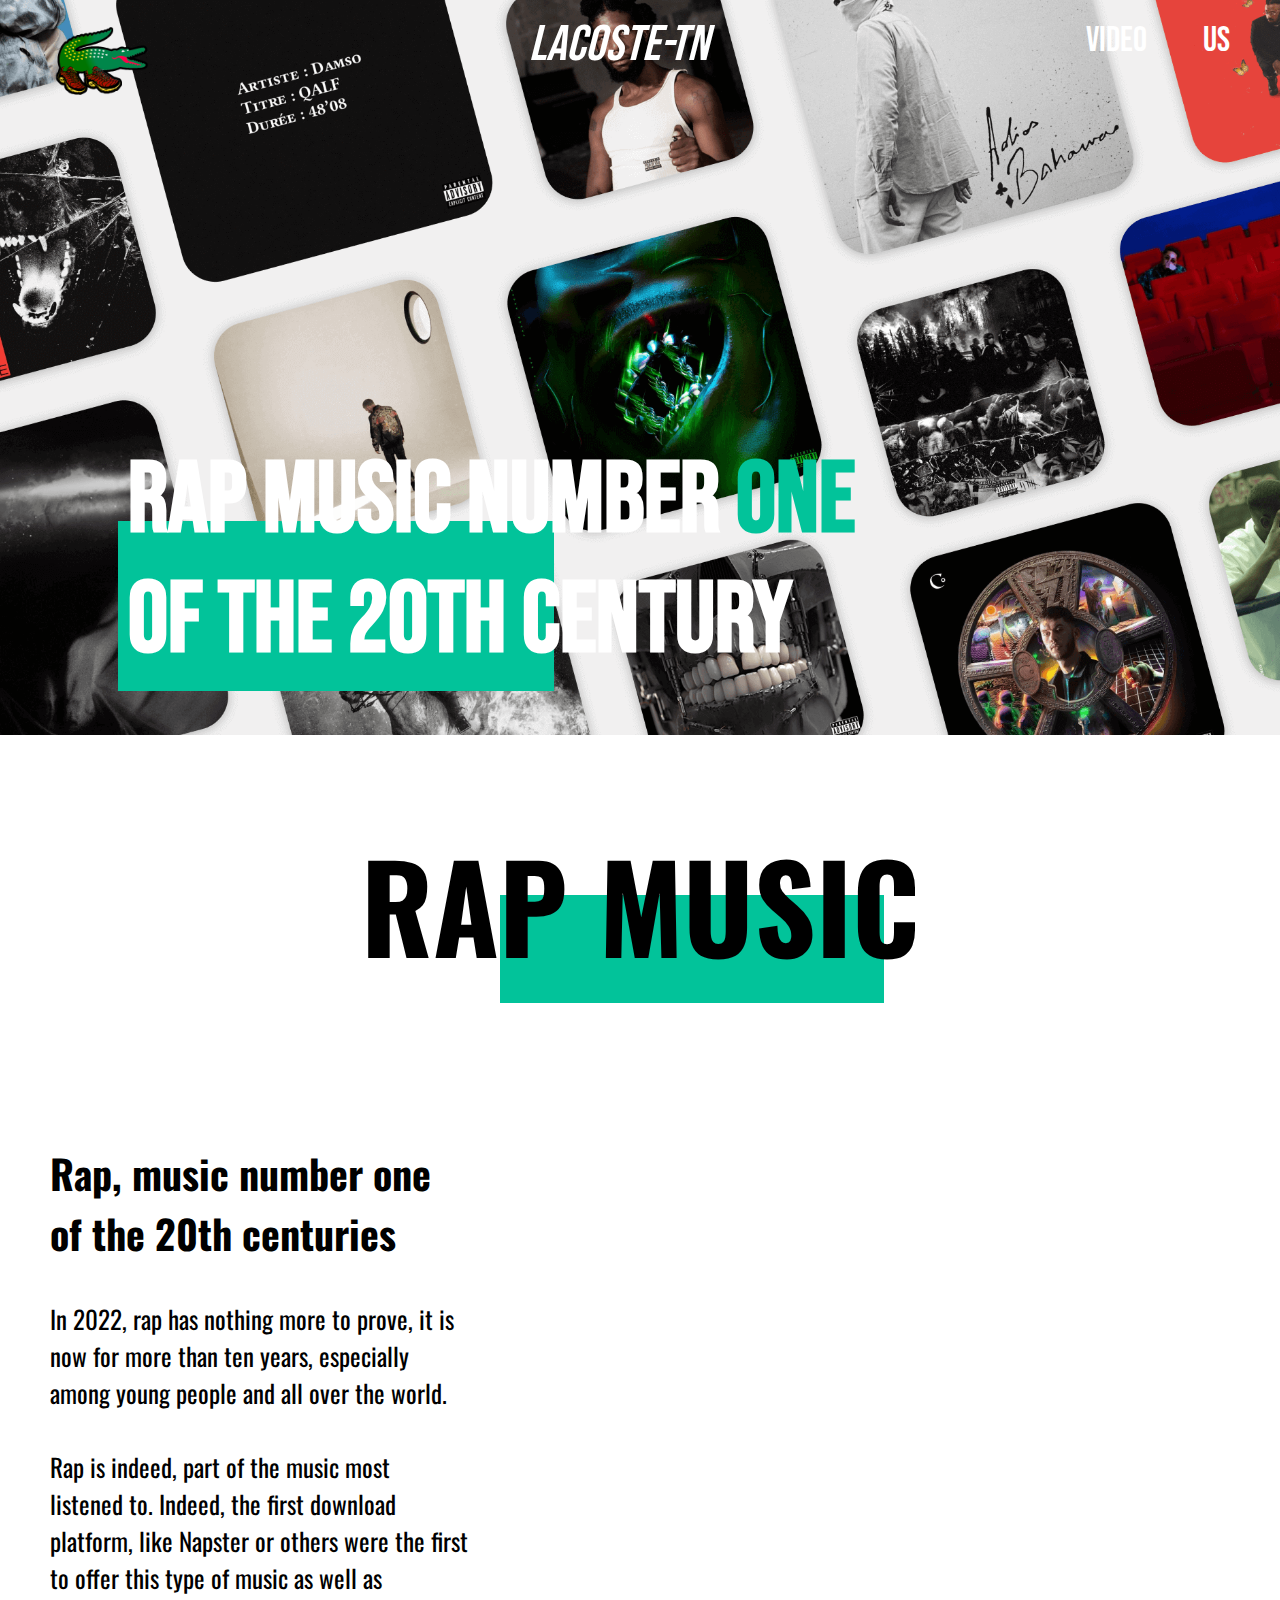
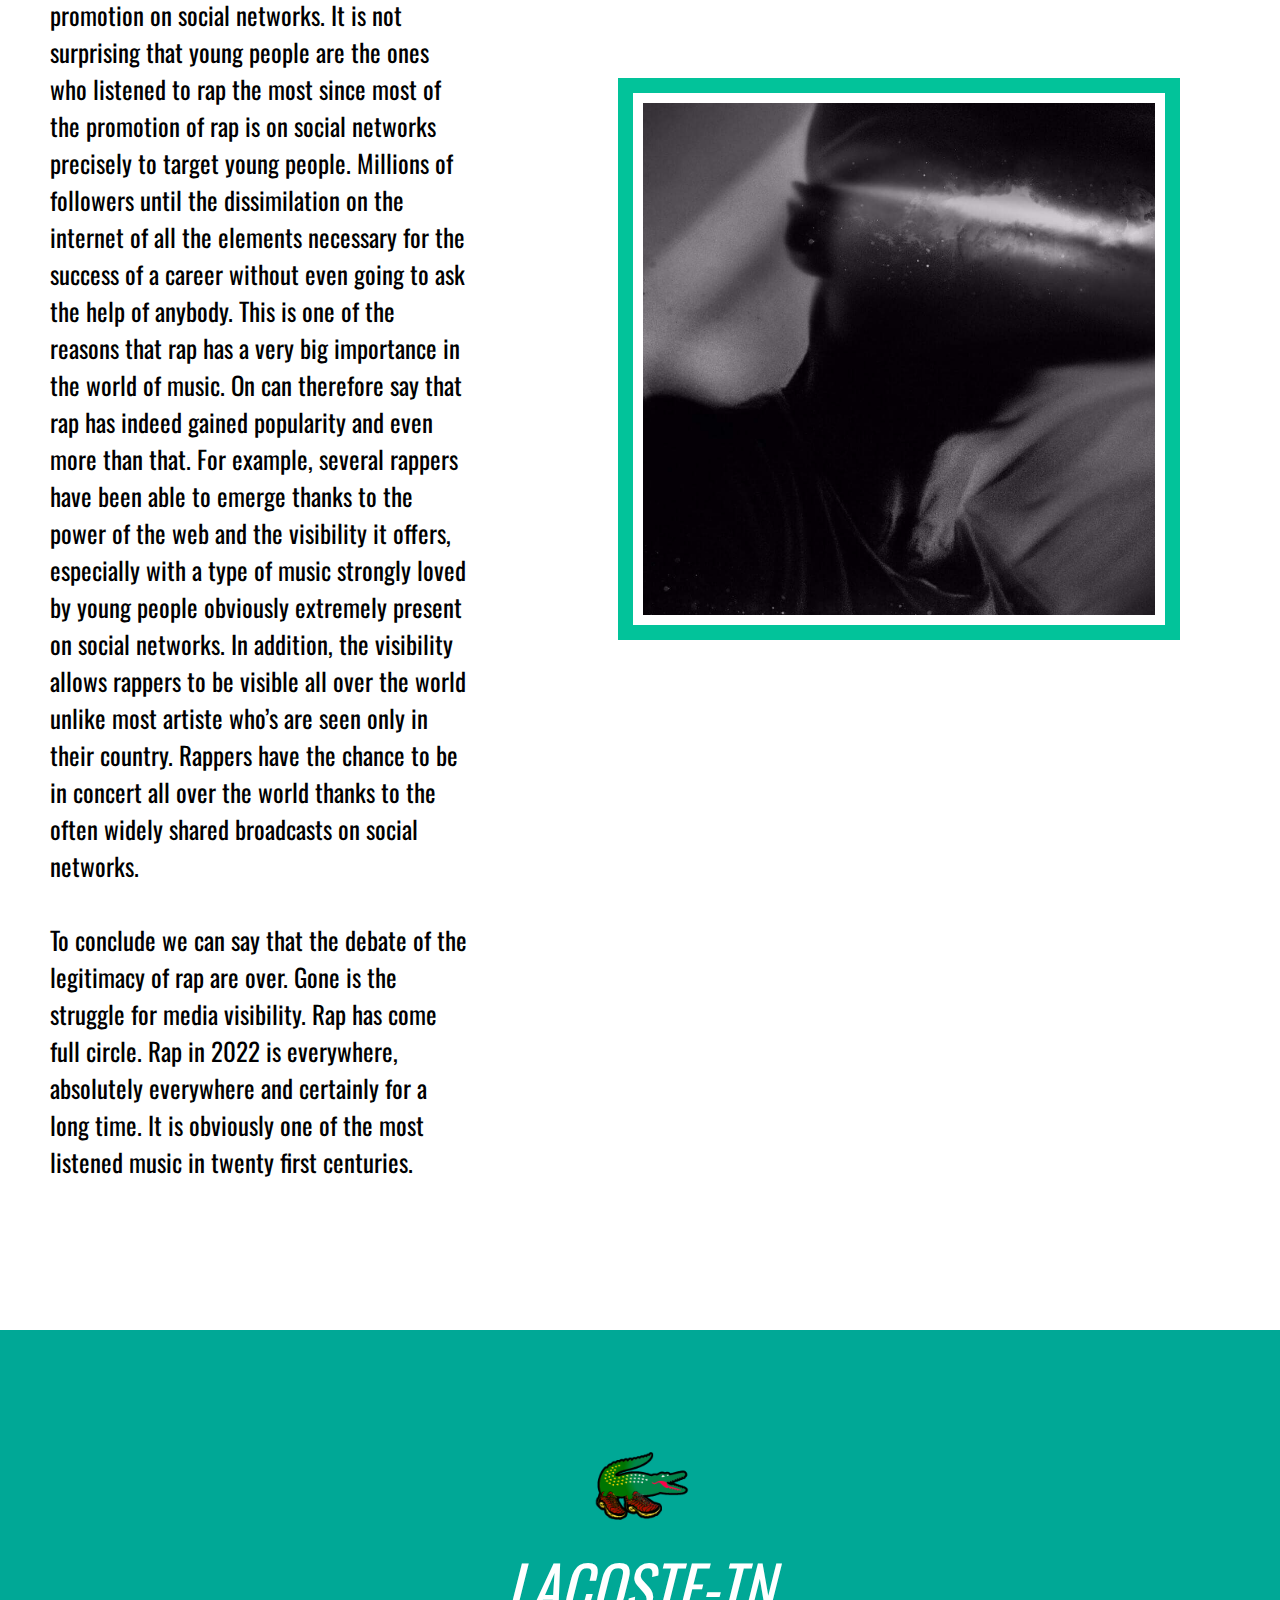
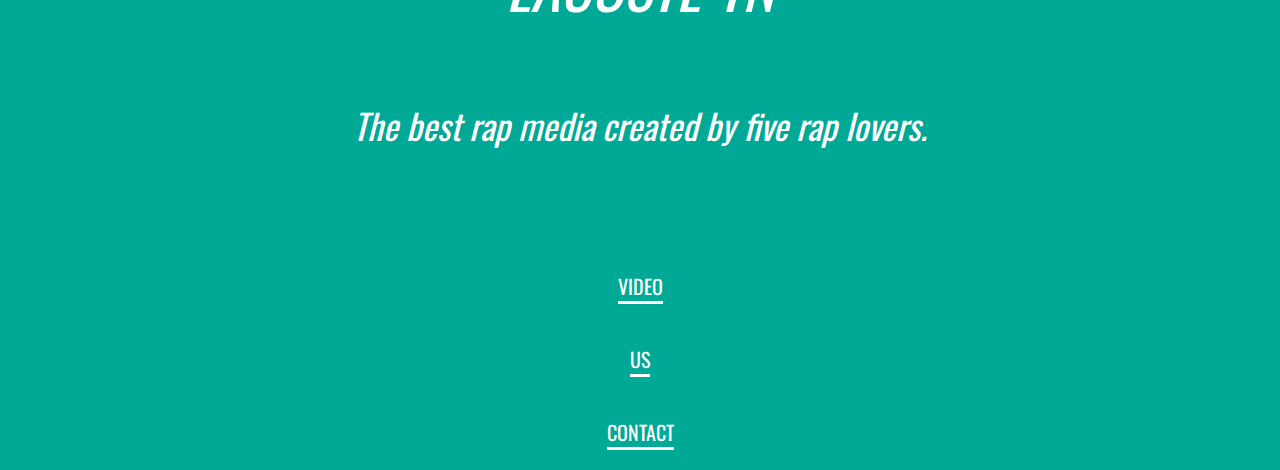
<file: VideoPagekevin/videopageKevin.html>
<!DOCTYPE html>
<html lang="en">
<head>
    <meta charset="UTF-8">
    <title>Rap Music in the 20th Century</title>

    <link href="https://fonts.googleapis.com/css2?family=Bebas+Neue&family=Oswald&display=swap" rel="stylesheet">
    <link rel="stylesheet" href="videoPageKevin.css">
</head>
<body>
<header class="primary-header">
    <div class="menu-header">
        <div class="header-section-1">
            <img src="../Image/logocroco2.png" id="logo-header">
        </div>

        <div class="header-section-2">
            <a href="../index.html" class="header-element" id="title">Lacoste-TN</a>
        </div>

        <div class="header-section-3">
            <a href="#card-title" class="header-secondary-element" id="video-element">Video</a>
            <a href="#" class="header-secondary-element" >Us</a>

        </div>
    </div>

    <h1 class="main-title">Rap <span> music </span> number <span class="best-title"> one </span> <br> of the 20th <span>century</span></h1>
</header>

<section class="article">
    <h2 class="card-title">Rap Music</h2>
    <div class="article-texte">
        <div class="text">
            <span class="article-title"> Rap, music number one of the 20th centuries</span>
            <br> <br>
            In 2022, rap has nothing more to prove, it is now for more than ten years, especially among young people and all over the world.
            <br><br>
            Rap is indeed, part of the music most listened to. Indeed, the first download platform, like Napster or others were the first to offer this type of music as well as promotion on social networks. It is not surprising that young people are the ones who listened to rap the most since most of the promotion of rap is on social networks precisely to target young people. Millions of followers until the dissimilation on the internet of all the elements necessary for the success of a career without even going to ask the help of anybody. This is one of the reasons that rap has a very big importance in the world of music. On can therefore say that rap has indeed gained popularity and even more than that. For example, several rappers have been able to emerge thanks to the power of the web and the visibility it offers, especially with a type of music strongly loved by young people obviously extremely present on social networks. In addition, the visibility allows rappers to be visible all over the world unlike most artiste who’s are seen only in their country. Rappers have the chance to be in concert all over the world thanks to the often widely shared broadcasts on social networks.
            <br>  <br>
            To conclude we can say that the debate of the legitimacy of rap are over. Gone is the struggle for media visibility. Rap has come full circle. Rap in 2022 is everywhere, absolutely everywhere and certainly for a long time. It is obviously one of the most listened music in twenty first centuries.

        </div>
        <div class="portrait-kanye">
            <img class="image-kanye" src="../Image/Freeze-Corleone-LMF.jpeg">
        </div>
    </div>



</section>

<section class="footer">

    <div class="footer-content">
        <div class="footer-logo"></div>
        <a href="#" class="footer-title">Lacoste-TN</a>
        <p class="footer-text">The best rap media created by five rap lovers.</p>
        <a href="#" class="footer-link-element">Video</a>
        <a href="#" class="footer-link-element">Us</a>
        <a href="mailto:lacoste-tn@gmail.com" class="footer-link-element" >Contact</a>
    </div>


</section>

</body>
</html>
</file>
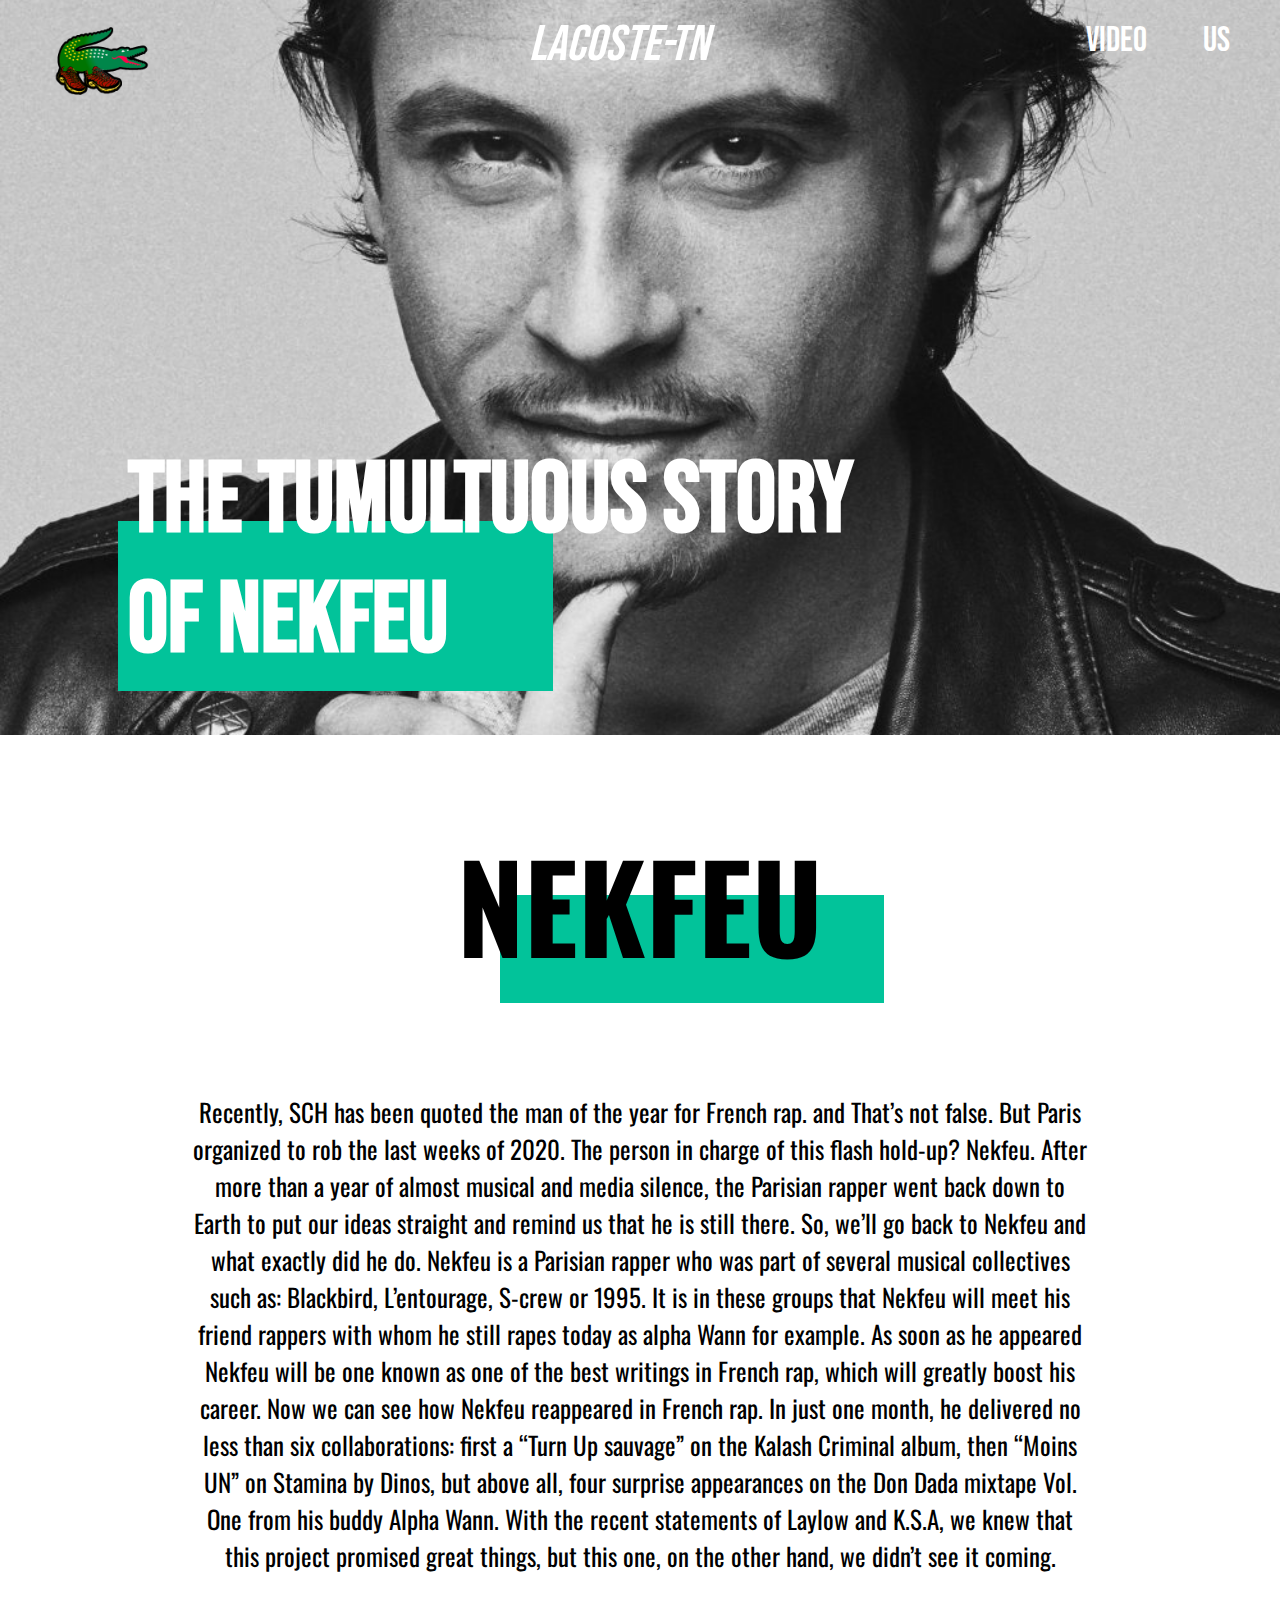
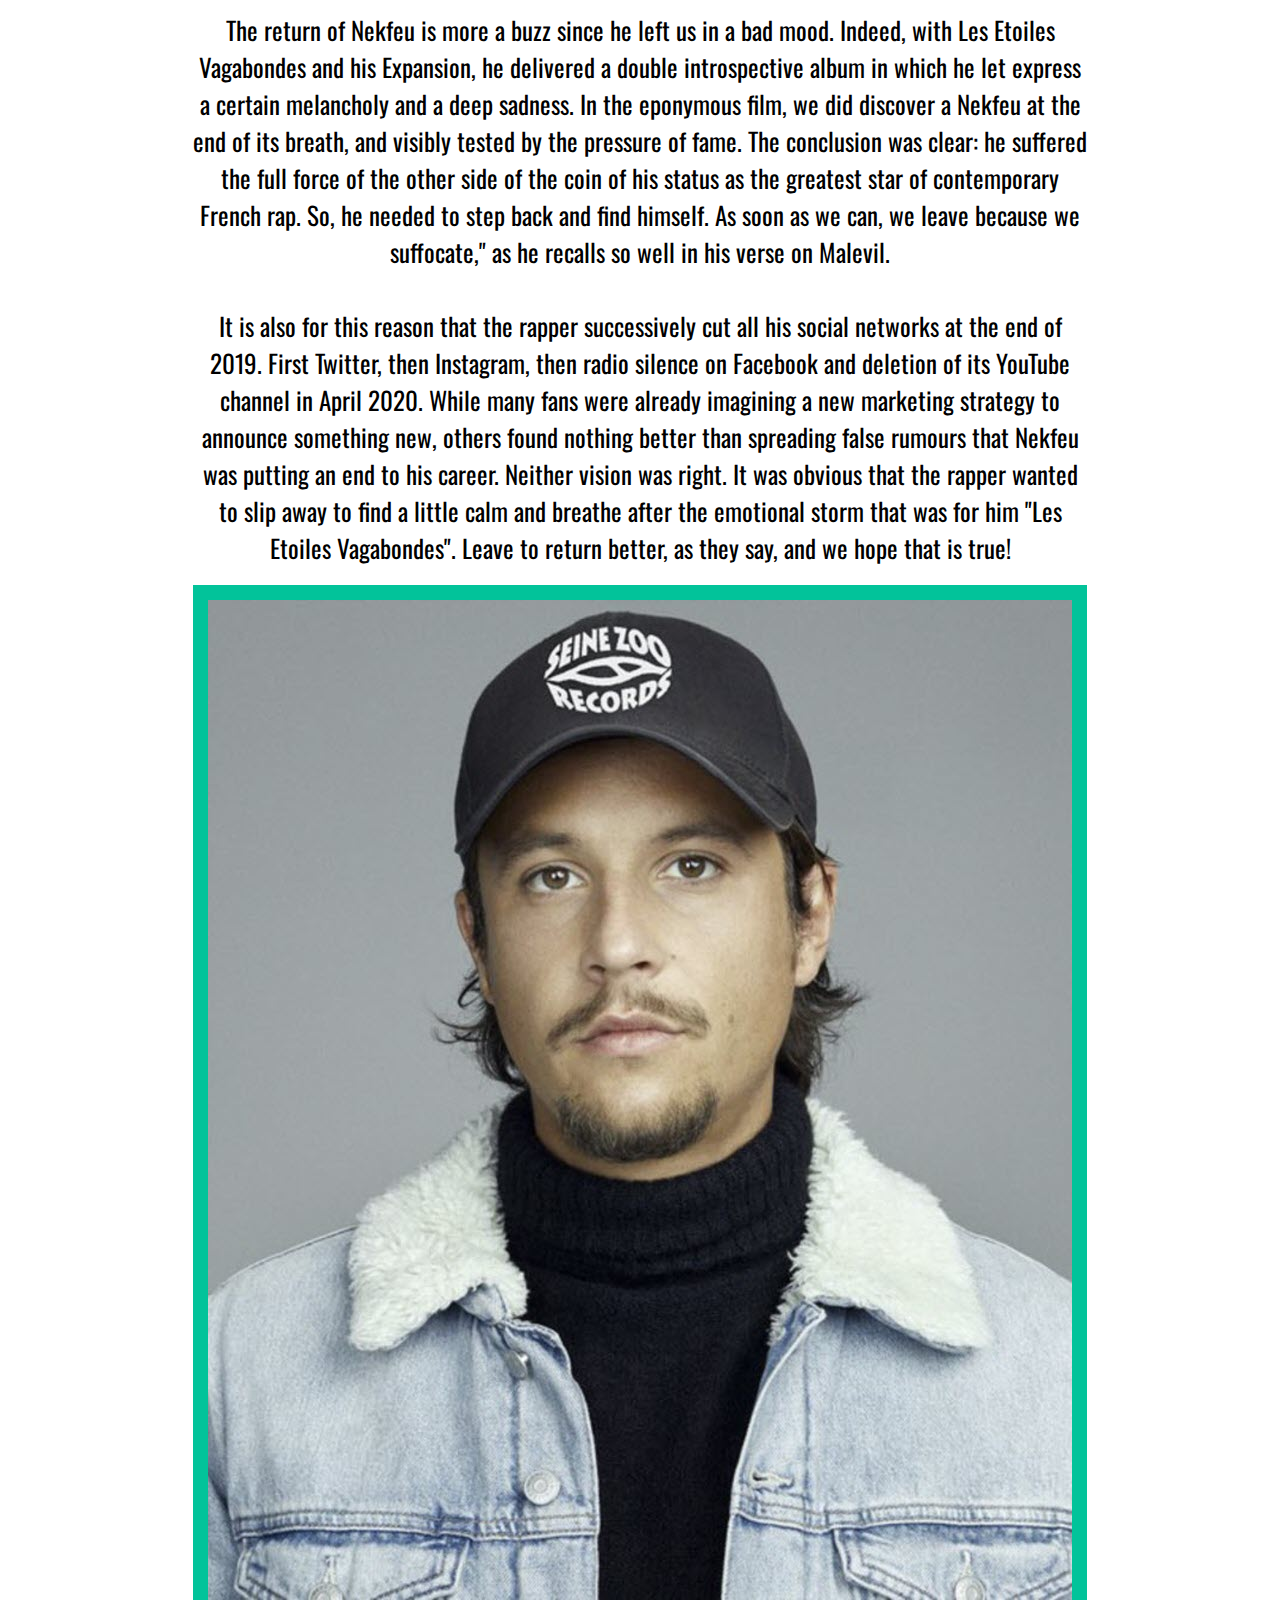
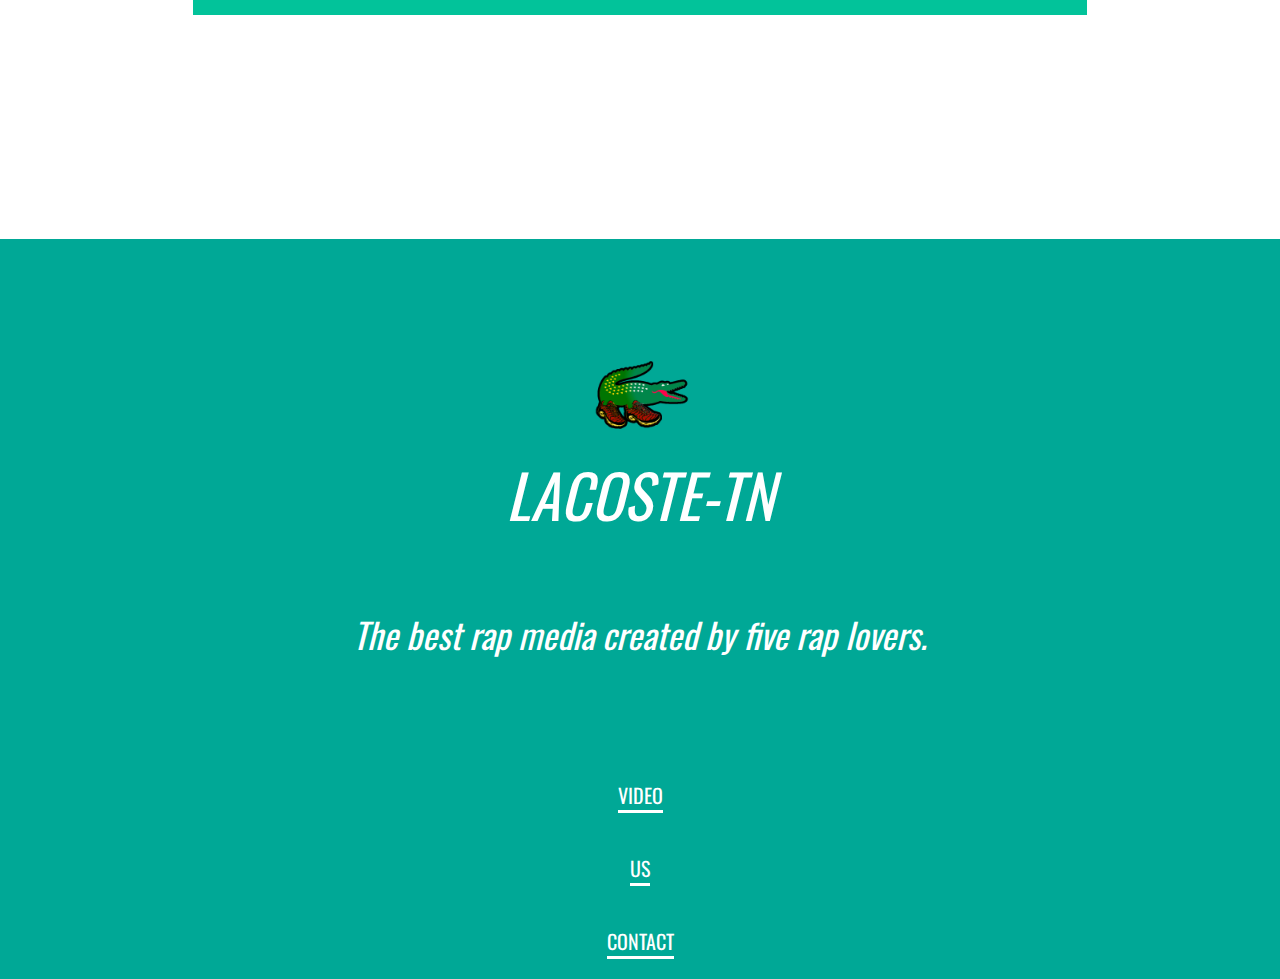
<file: VideoPageLeopold/videoPageLeopold.html>
<!DOCTYPE html>
<html lang="en">
<head>
    <meta charset="UTF-8">
    <title>The story of Nekfeu</title>

    <link href="https://fonts.googleapis.com/css2?family=Bebas+Neue&family=Oswald&display=swap" rel="stylesheet">
    <link rel="stylesheet" href="VideoPageLeopold.css">
</head>
<body>
<header class="primary-header">
    <div class="menu-header">
        <div class="header-section-1">
            <img src="../Image/logocroco2.png" id="logo-header">
        </div>

        <div class="header-section-2">
            <a href="../index.html" class="header-element" id="title">Lacoste-TN</a>
        </div>

        <div class="header-section-3">
            <a href="#card-title" class="header-secondary-element" id="video-element">Video</a>
            <a href="#" class="header-secondary-element" >Us</a>

        </div>
    </div>

    <h1 class="main-title">The <span> tumultuous story<br>  of </span>  Nekfeu <span></span></h1>
</header>

<section class="article">
    <h2 class="card-title">Nekfeu</h2>
    <div class="article-texte">
        <div class="text">

            Recently, SCH has been quoted the man of the year for French rap. and That’s not false. But Paris organized to rob the last weeks of 2020. The person in charge of this flash hold-up? Nekfeu. After more than a year of almost musical and media silence, the Parisian rapper went back down to Earth to put our ideas straight and remind us that he is still there. So, we’ll go back to Nekfeu and what exactly did he do. Nekfeu is a Parisian rapper who was part of several musical collectives such as: Blackbird, L’entourage, S-crew or 1995. It is in these groups that Nekfeu will meet his friend rappers with whom he still rapes today as alpha Wann for example. As soon as he appeared Nekfeu will be one known as one of the best writings in French rap, which will greatly boost his career. Now we can see how Nekfeu reappeared in French rap.  In just one month, he delivered no less than six collaborations: first a “Turn Up sauvage” on the Kalash Criminal album, then “Moins UN” on Stamina by Dinos, but above all, four surprise appearances on the Don Dada mixtape Vol. One from his buddy Alpha Wann. With the recent statements of Laylow and K.S.A, we knew that this project promised great things, but this one, on the other hand, we didn’t see it coming.
            <br><br>
            The return of Nekfeu is more a buzz since he left us in a bad mood. Indeed, with Les Etoiles Vagabondes and his Expansion, he delivered a double introspective album in which he let express a certain melancholy and a deep sadness. In the eponymous film, we did discover a Nekfeu at the end of its breath, and visibly tested by the pressure of fame. The conclusion was clear: he suffered the full force of the other side of the coin of his status as the greatest star of contemporary French rap. So, he needed to step back and find himself. As soon as we can, we leave because we suffocate," as he recalls so well in his verse on Malevil.
            <br><br>
            It is also for this reason that the rapper successively cut all his social networks at the end of 2019. First Twitter, then Instagram, then radio silence on Facebook and deletion of its YouTube channel in April 2020. While many fans were already imagining a new marketing strategy to announce something new, others found nothing better than spreading false rumours that Nekfeu was putting an end to his career. Neither vision was right. It was obvious that the rapper wanted to slip away to find a little calm and breathe after the emotional storm that was for him "Les Etoiles Vagabondes". Leave to return better, as they say, and we hope that is true!

        </div>
        <div class="portrait-kanye">
            <img class="image-kanye" src="../Image/nekfeuportrait.jpeg">
        </div>
    </div>



</section>

<section class="footer">

    <div class="footer-content">
        <div class="footer-logo"></div>
        <a href="#" class="footer-title">Lacoste-TN</a>
        <p class="footer-text">The best rap media created by five rap lovers.</p>
        <a href="#" class="footer-link-element">Video</a>
        <a href="#" class="footer-link-element">Us</a>
        <a href="mailto:lacoste-tn@gmail.com" class="footer-link-element" >Contact</a>
    </div>


</section>

</body>
</html>
</file>
<file: teampage/teampage.css>
:root{
    --beige : #F0F3BD;
    --vert-light : #7EBDC2;
    --vert-mid : #7EBDC2;
    --blue-mid : #028090;
    --blue-dark : #05688D;
}

*{
    margin: 0;
    padding: 0;

}

body{
    font-family: 'Oswald', sans-serif;
}








.primary-header{
    font-size: 40px;
    height: 80vh;
    background-image: url("../Image/span-class-caption_text-inspired-by-a-target-_new-href-https-en-wikipedia-org-wiki-charles_i_in_three_positions-anthony-van-dyk-i-charles-i-in-three-positions-i-a-1635-6-span.jpeg");
    background-size: cover;
    background-position: top;
    background-repeat: no-repeat;


    padding: 15px 50px 0 50px;
    font-family: 'Bebas Neue', cursive;
    position: relative;
    transition: width ;


}

.menu-header{
    display: flex;
    justify-content: space-between;
    align-items: flex-start;
}

#logo-header{
    height: 80%;
    width: 100px;

}

@keyframes logoAnimation {
    0%{
        transform:  rotate(0deg);
    }
    33%{
        transform:rotate(15deg);
    }
    66%{
        transform: rotate(-15deg);
    }
    100%{
        transform: rotate(0deg);
    }

}
#logo-header:hover{
    animation: logoAnimation 0.5s ease-out;
}

.header-element{
    color: white;
    text-decoration: none;
}

#title{
    font-style: italic;
    font-size: 50px;

}

#video-element{
    padding-right: 50px;
}

.header-secondary-element{
    color: white;
    font-size: 35px ;
    text-decoration: none;

}
.main-title{
    position: absolute;
    top: 60%;
    left: 10%;
    color: white;
    font-size: 100px;
    z-index: 0;
    transition: width .6s ease;
}

/*.main-title span{
    color: var(--vert-light);
    font-style: italic;
}*/

.main-title::after{
    content: '';
    display: block;
    position: absolute;
    bottom: -10px;
    left: -10px;
    top: 80px;
    background: var(--vert-light);
    width: 60%;
    z-index: -1;
    transition: width .6s ease;
}

@keyframes width {
    0%{
        width: 40%;
    }
    100%{
        width: 60%;
        transform: scale(1.05);
        background-size: 130%;
    }
}

.main-title:hover{
    animation: width 1s ease forwards;
}

.best-title{
    color: #F3DFA2;
}


/* ==================
        article
 ======================*/

.card-title{
    text-align: center;
    position: relative;
    text-transform: uppercase;
    font-size: 120px;
    margin-top: 80px;
    margin-bottom: 100px;
    font-weight: bold;

}

.card-title::after{
    content: '';
    display: block;
    position: absolute;
    bottom: -10px;
    left: 500px;
    top: 80px;
    background: var(--vert-light);
    width: 30%;
    z-index: -1;
}


.team-container{
    display: grid;
    grid-gap: 50px;
    grid-template-columns: repeat(6,1fr);
    grid-auto-rows: 25vw;
    margin-top: 200px;
    margin-bottom: 200px;
    padding: 0 100px;

}

#team-character1{
    grid-column: 1/3;
    grid-row: 1;
    background-color: var(--vert-light);
    border-radius: 15px;

    display: flex;
    flex-direction: column;
    justify-content: center;
    align-items: center;

}
@keyframes tiles1 {
    0%{
        grid-column: 1/4;
    }
    100%{
        grid-column: 1/5;
    }

}

@keyframes tiles2{
    0%{
        grid-column: 4/7;
    }
    100%{
        grid-column: 5/7;
    }
}

@keyframes tiles3 {
    0%{
        grid-column: 3/7;
    }
    100%{
        grid-column: 3/7;
    }
}

@keyframes tiles4 {
    0%{
        grid-column: 1/4;
    }
    100%{
        grid-column: 1/3;
    }

}




#team-character1:hover{
    animation: tiles1 ease .5s forwards;

}

#team-character1:hover ~ #team-character2{
    animation: tiles2 ease .5s forwards;
}

#team-character2:hover{
    animation: tiles3 ease .5s forwards;
}

#team-character2:hover ~ #team-character1{
    animation: tiles4 ease .5s forwards;
}







#team-character4:hover{
    animation: tiles1 ease .5s forwards;

}

#team-character4:hover ~ #team-character5{
    animation: tiles2 ease .5s forwards;
}

#team-character5:hover{
    animation: tiles3 ease .5s forwards;
}

#team-character5:hover ~ #team-character4{
    animation: tiles4 ease .5s forwards;
}






#team-character2{
    grid-column: 3/7;
    grid-row: 1;
    background-color: var(--vert-light);
    border-radius: 15px;

    display: flex;
    flex-direction: column;
    justify-content: center;
    align-items: center;

}

#team-character3{
    grid-column: 2/6;
    grid-row: 2;
    background-color: var(--vert-light);
    border-radius: 15px;

    display: flex;
    flex-direction: column;
    justify-content: center;
    align-items: center;

}





#team-character4{
    grid-column: 1/3;
    grid-row: 3;
    background-color: var(--vert-light);
    border-radius: 15px;


    display: flex;
    flex-direction: column;
    justify-content: center;
    align-items: center;

}

#team-character5{
    grid-column: 3/7;
    grid-row: 3;
    background-color: var(--vert-light);
    border-radius: 15px;

    display: flex;
    flex-direction: column;
    justify-content: center;
    align-items: center;

}

.charac-text{
    text-align: center;
    margin-top: 20px;
    font-size: 25px;
    text-transform: uppercase;
}



#charac-image1{
    background-image: url("../Image/charac1.jpeg");
    height: 300px;
    width: 300px;
    background-size: cover;
    border-radius: 10px;
}





#charac-image2{
    background-image: url("../Image/charac2.png");
    height: 300px;
    width: 300px;
    background-size: cover;
    border-radius: 10px;
}


#charac-image3{
    background-image: url("../Image/charac3.jpeg");
    height: 300px;
    width: 300px;
    background-size: cover;
    border-radius: 10px;
}


#charac-image4{
    background-image: url("../Image/charac4.jpeg");
    height: 300px;
    width: 300px;
    background-size: cover;
    border-radius: 10px;
}


#charac-image5{
    background-image: url("../Image/charac5.jpeg");
    height: 300px;
    width: 300px;
    background-size: cover;
    border-radius: 10px;
}







/* =====================
        Footer
======================== */






.footer{

    background-color: var(--vert-mid);
    height: 70vh;
    color: white;
    padding-top:110px;


}

.footer-logo{

    width:100px;
    height:100px;
    background-image: url("../Image/logocroco2.png");
    background-size: contain;
    background-repeat: no-repeat;
}
.footer-logo:hover{
    animation: logoAnimation 0.5s ease-out;
}


.footer-content{
    display: flex;
    flex-direction: column;
    align-items: center;
}

.footer-title{
    text-align: center;
    text-decoration: none;
    text-transform: uppercase;
    color: white;
    font-size: 60px;
    font-style: italic;
}

.footer-text{
    text-align: center;
    font-size: 35px;
    font-style: italic;
    margin-top: 70px;
    margin-bottom: 100px;
}

.footer-link-element{
    text-decoration: none;
    color: white;
    text-transform: uppercase;
    font-size: 20px;
    margin: 20px 0 20px 0;
    border-bottom-style: solid;
}

.footer-link-element:hover{
    padding-bottom: 5px;
}
</file>
<file: VideoPage/videoPage.css>
:root{
    --beige : #F0F3BD;
    --vert-light : #FF6700;
    --vert-mid : #3A6EA5;
    --blue-mid : #028090;
    --blue-dark : #05688D;
}

*{
    margin: 0;
    padding: 0;

}

body{
    font-family: 'Oswald', sans-serif;
}








.primary-header{
    font-size: 40px;
    height: 80vh;
    background-image: url("../Image/Kanye.jpeg");
    background-size: cover;
    background-position: bottom;
    background-repeat: no-repeat;


    padding: 15px 50px 0 50px;
    font-family: 'Bebas Neue', cursive;
    position: relative;
    transition: width ;


}

.menu-header{
    display: flex;
    justify-content: space-between;
    align-items: flex-start;
}

#logo-header{
    height: 80%;
    width: 100px;

}

@keyframes logoAnimation {
    0%{
        transform:  rotate(0deg);
    }
    33%{
        transform:rotate(15deg);
    }
    66%{
        transform: rotate(-15deg);
    }
    100%{
        transform: rotate(0deg);
    }

}
#logo-header:hover{
    animation: logoAnimation 0.5s ease-out;
}

.header-element{
    color: white;
    text-decoration: none;
}

#title{
    font-style: italic;
    font-size: 50px;

}

#video-element{
    padding-right: 50px;
}

.header-secondary-element{
    color: white;
    font-size: 35px ;
    text-decoration: none;

}
.main-title{
    position: absolute;
    top: 60%;
    left: 10%;
    color: white;
    font-size: 100px;
    z-index: 0;
    transition: width .6s ease;
}

/*.main-title span{
    color: var(--vert-light);
    font-style: italic;
}*/

.main-title::after{
    content: '';
    display: block;
    position: absolute;
    bottom: -10px;
    left: -10px;
    top: 80px;
    background: var(--vert-light);
    width: 60%;
    z-index: -1;
    transition: width .6s ease;
}

@keyframes width {
    0%{
        width: 40%;
    }
    100%{
        width: 60%;
        transform: scale(1.05);
        background-size: 130%;
    }
}

.main-title:hover{
    animation: width 1s ease forwards;
}

.best-title{
    color: #FF6700;
}


/* ==================
        article
 ======================*/


.card-title{
    text-align: center;
    position: relative;
    text-transform: uppercase;
    font-size: 120px;
    margin-top: 80px;
    margin-bottom: 100px;
    font-weight: bold;

}

.card-title::after{
    content: '';
    display: block;
    position: absolute;
    bottom: -10px;
    left: 500px;
    top: 80px;
    background: var(--vert-light);
    width: 30%;
    z-index: -1;
}

.article-texte{
    display: flex;
    height: auto;
    justify-content: space-around;
    margin-top: 100px;
    margin-bottom: 100px;
    align-items: center;


}

.text{
    width: 50vw;

    font-size: 25px;
    padding: 100px;
}

.portrait-kanye{

}

.image-kanye{
    margin: 100px;
    padding: 10px;
    border-style: solid;
    border-color: var(--vert-light);
    border-width: 15px;
}



.portrait-kanye::after{

}



/* =====================
        Footer
======================== */






.footer{

    background-color: var(--vert-mid);
    height: 70vh;
    color: white;
    padding-top:110px;


}

.footer-logo{

    width:100px;
    height:100px;
    background-image: url("../Image/logocroco2.png");
    background-size: contain;
    background-repeat: no-repeat;
}
.footer-logo:hover{
    animation: logoAnimation 0.5s ease-out;
}


.footer-content{
    display: flex;
    flex-direction: column;
    align-items: center;
}

.footer-title{
    text-align: center;
    text-decoration: none;
    text-transform: uppercase;
    color: white;
    font-size: 60px;
    font-style: italic;
}

.footer-text{
    text-align: center;
    font-size: 35px;
    font-style: italic;
    margin-top: 70px;
    margin-bottom: 100px;
}

.footer-link-element{
    text-decoration: none;
    color: white;
    text-transform: uppercase;
    font-size: 20px;
    margin: 20px 0 20px 0;
    border-bottom-style: solid;
}

.footer-link-element:hover{
    padding-bottom: 5px;
}
</file>
<file: VideoPageAmaury/VideoPageAmaury.css>
:root{
    --beige : #F0F3BD;
    --vert-light : #3A6EA5;
    --vert-mid : #3A6EA5;
    --blue-mid : #028090;
    --blue-dark : #05688D;
}

*{
    margin: 0;
    padding: 0;

}

body{
    font-family: 'Oswald', sans-serif;
}








.primary-header{
    font-size: 40px;
    height: 80vh;
    background-image: url("../Image/tjay 3.jpeg");
    background-size: cover;
    background-position: top;
    background-repeat: no-repeat;


    padding: 15px 50px 0 50px;
    font-family: 'Bebas Neue', cursive;
    position: relative;
    transition: width ;


}

.menu-header{
    display: flex;
    justify-content: space-between;
    align-items: flex-start;
}

#logo-header{
    height: 80%;
    width: 100px;

}

@keyframes logoAnimation {
    0%{
        transform:  rotate(0deg);
    }
    33%{
        transform:rotate(15deg);
    }
    66%{
        transform: rotate(-15deg);
    }
    100%{
        transform: rotate(0deg);
    }

}
#logo-header:hover{
    animation: logoAnimation 0.5s ease-out;
}

.header-element{
    color: white;
    text-decoration: none;
}

#title{
    font-style: italic;
    font-size: 50px;

}

#video-element{
    padding-right: 50px;
}

.header-secondary-element{
    color: white;
    font-size: 35px ;
    text-decoration: none;

}
.main-title{
    position: absolute;
    top: 60%;
    left: 10%;
    color: white;
    font-size: 100px;
    z-index: 0;
    transition: width .6s ease;
}

/*.main-title span{
    color: var(--vert-light);
    font-style: italic;
}*/

.main-title::after{
    content: '';
    display: block;
    position: absolute;
    bottom: -10px;
    left: -10px;
    top: 80px;
    background: var(--vert-light);
    width: 60%;
    z-index: -1;
    transition: width .6s ease;
}

@keyframes width {
    0%{
        width: 40%;
    }
    100%{
        width: 60%;
        transform: scale(1.05);
        background-size: 130%;
    }
}

.main-title:hover{
    animation: width 1s ease forwards;
}

.best-title{
    color: #3A6EA5;
}


/* ==================
        article
 ======================*/


.card-title{
    text-align: center;
    position: relative;
    text-transform: uppercase;
    font-size: 120px;
    margin-top: 80px;
    margin-bottom: 100px;
    font-weight: bold;

}

.card-title::after{
    content: '';
    display: block;
    position: absolute;
    bottom: -10px;
    left: 500px;
    top: 80px;
    background: var(--vert-light);
    width: 30%;
    z-index: -1;
}

.article-texte{
    display: flex;
    height: auto;
    justify-content: space-around;
    margin-top: 100px;
    margin-bottom: 100px;
    align-items: center;


}
.title-article{
    font-size: 40px;
    font-weight: bold;
}

.text{
    width: 40vw;

    font-size: 25px;
    padding: 100px;
}

.portrait-kanye{

}

.image-kanye{
    margin: 100px;
    padding: 10px;
    border-style: solid;
    border-color: #3A6EA5;
    border-width: 15px;
    width: 40vw;
}



.portrait-kanye::after{

}



/* =====================
        Footer
======================== */






.footer{

    background-color: var(--vert-mid);
    height: 70vh;
    color: white;
    padding-top:110px;


}

.footer-logo{

    width:100px;
    height:100px;
    background-image: url("../Image/logocroco2.png");
    background-size: contain;
    background-repeat: no-repeat;
}
.footer-logo:hover{
    animation: logoAnimation 0.5s ease-out;
}


.footer-content{
    display: flex;
    flex-direction: column;
    align-items: center;
}

.footer-title{
    text-align: center;
    text-decoration: none;
    text-transform: uppercase;
    color: white;
    font-size: 60px;
    font-style: italic;
}

.footer-text{
    text-align: center;
    font-size: 35px;
    font-style: italic;
    margin-top: 70px;
    margin-bottom: 100px;
}

.footer-link-element{
    text-decoration: none;
    color: white;
    text-transform: uppercase;
    font-size: 20px;
    margin: 20px 0 20px 0;
    border-bottom-style: solid;
}

.footer-link-element:hover{
    padding-bottom: 5px;
}
</file>
<file: VideoPageDamso/damso.css>
:root{
    --beige : #F0F3BD;
    --vert-light : #02C39A;
    --vert-mid : #00A896;
    --blue-mid : #028090;
    --blue-dark : #05688D;
}

*{
    margin: 0;
    padding: 0;

}

body{
    font-family: 'Oswald', sans-serif;
}








.primary-header{
    font-size: 40px;
    height: 80vh;
    background-image: url("../Image/damso-lithopedion-backpackerz.jpeg");
    background-size: cover;
    background-position: bottom;
    background-repeat: no-repeat;


    padding: 15px 50px 0 50px;
    font-family: 'Bebas Neue', cursive;
    position: relative;
    transition: width ;


}

.menu-header{
    display: flex;
    justify-content: space-between;
    align-items: flex-start;
}

#logo-header{
    height: 80%;
    width: 100px;

}

@keyframes logoAnimation {
    0%{
        transform:  rotate(0deg);
    }
    33%{
        transform:rotate(15deg);
    }
    66%{
        transform: rotate(-15deg);
    }
    100%{
        transform: rotate(0deg);
    }

}
#logo-header:hover{
    animation: logoAnimation 0.5s ease-out;
}

.header-element{
    color: white;
    text-decoration: none;
}

#title{
    font-style: italic;
    font-size: 50px;

}
.article-title{
    font-size: 40px;
    font-weight: bold;
}
#video-element{
    padding-right: 50px;
}

.header-secondary-element{
    color: white;
    font-size: 35px ;
    text-decoration: none;

}
.main-title{
    position: absolute;
    top: 60%;
    left: 10%;
    color: white;
    font-size: 100px;
    z-index: 0;
    transition: width .6s ease;
}

/*.main-title span{
    color: var(--vert-light);
    font-style: italic;
}*/

.main-title::after{
    content: '';
    display: block;
    position: absolute;
    bottom: -10px;
    left: -10px;
    top: 80px;
    background: var(--vert-light);
    width: 60%;
    z-index: -1;
    transition: width .6s ease;
}

@keyframes width {
    0%{
        width: 40%;
    }
    100%{
        width: 60%;
        transform: scale(1.05);
        background-size: 130%;
    }
}

.main-title:hover{
    animation: width 1s ease forwards;
}

.best-title{
    color: #02C39A;
}


/* ==================
        article
 ======================*/


.card-title{
    text-align: center;
    position: relative;
    text-transform: uppercase;
    font-size: 120px;
    margin-top: 80px;
    margin-bottom: 100px;
    font-weight: bold;

}

.card-title::after{
    content: '';
    display: block;
    position: absolute;
    bottom: -10px;
    left: 500px;
    top: 80px;
    background: var(--vert-light);
    width: 30%;
    z-index: -1;
}

.article-texte{
    display: flex;
    height: auto;
    justify-content: space-around;
    margin-top: 100px;
    margin-bottom: 100px;
    align-items: center;


}

.text{
    width: 40vw;

    font-size: 25px;
    padding: 50px;
}

.portrait-kanye{

}

.image-kanye{
    margin: 100px;
    padding: 10px;
    border-style: solid;
    border-color: #02C39A;
    border-width: 15px;
}



.portrait-kanye::after{

}



/* =====================
        Footer
======================== */






.footer{

    background-color: var(--vert-mid);
    height: 70vh;
    color: white;
    padding-top:110px;


}

.footer-logo{

    width:100px;
    height:100px;
    background-image: url("../Image/logocroco2.png");
    background-size: contain;
    background-repeat: no-repeat;
}
.footer-logo:hover{
    animation: logoAnimation 0.5s ease-out;
}


.footer-content{
    display: flex;
    flex-direction: column;
    align-items: center;
}

.footer-title{
    text-align: center;
    text-decoration: none;
    text-transform: uppercase;
    color: white;
    font-size: 60px;
    font-style: italic;
}

.footer-text{
    text-align: center;
    font-size: 35px;
    font-style: italic;
    margin-top: 70px;
    margin-bottom: 100px;
}

.footer-link-element{
    text-decoration: none;
    color: white;
    text-transform: uppercase;
    font-size: 20px;
    margin: 20px 0 20px 0;
    border-bottom-style: solid;
}

.footer-link-element:hover{
    padding-bottom: 5px;
}
</file>
<file: VideoPageGabriel/videoPageGabriem.css>
:root{
    --beige : #F0F3BD;
    --vert-light : #B79D94;
    --vert-mid :#253D5B;
    --blue-mid : #028090;
    --blue-dark : #05688D;
}

*{
    margin: 0;
    padding: 0;

}

body{
    font-family: 'Oswald', sans-serif;
}








.primary-header{
    font-size: 40px;
    height: 80vh;
    background-image: url("../Image/zazaorties-albums-rap-25-mars-2022.png");
    background-size: cover;
    background-position: top;
    background-repeat: no-repeat;


    padding: 15px 50px 0 50px;
    font-family: 'Bebas Neue', cursive;
    position: relative;
    transition: width ;


}

.menu-header{
    display: flex;
    justify-content: space-between;
    align-items: flex-start;
}

#logo-header{
    height: 80%;
    width: 100px;

}

@keyframes logoAnimation {
    0%{
        transform:  rotate(0deg);
    }
    33%{
        transform:rotate(15deg);
    }
    66%{
        transform: rotate(-15deg);
    }
    100%{
        transform: rotate(0deg);
    }

}
#logo-header:hover{
    animation: logoAnimation 0.5s ease-out;
}

.header-element{
    color: white;
    text-decoration: none;
}

#title{
    font-style: italic;
    font-size: 50px;

}

#video-element{
    padding-right: 50px;
}

.header-secondary-element{
    color: white;
    font-size: 35px ;
    text-decoration: none;

}
.main-title{
    position: absolute;
    top: 60%;
    left: 10%;
    color: white;
    font-size: 100px;
    z-index: 0;
    transition: width .6s ease;
}

/*.main-title span{
    color: var(--vert-light);
    font-style: italic;
}*/

.main-title::after{
    content: '';
    display: block;
    position: absolute;
    bottom: -10px;
    left: -10px;
    top: 80px;
    background: var(--vert-light);
    width: 60%;
    z-index: -1;
    transition: width .6s ease;
}

@keyframes width {
    0%{
        width: 40%;
    }
    100%{
        width: 60%;
        transform: scale(1.05);
        background-size: 130%;
    }
}

.main-title:hover{
    animation: width 1s ease forwards;
}

.best-title{
    color: #B79D94;
}


/* ==================
        article
 ======================*/


.card-title{
    text-align: center;
    position: relative;
    text-transform: uppercase;
    font-size: 120px;
    margin-top: 80px;
    margin-bottom: 100px;
    font-weight: bold;

}

.card-title::after{
    content: '';
    display: block;
    position: absolute;
    bottom: -10px;
    left: 500px;
    top: 80px;
    background: var(--vert-light);
    width: 30%;
    z-index: -1;
}



.video-link{
    height: 60vh;
    padding: 0 150px;

    display: flex;
    flex-direction: column;

    align-items: center;

}

.description{
    font-size: 40px;
    text-align: center;
}

.button-link{

    font-size: 50px;
    margin-top: 100px;
    background-color: var(--vert-light);
    padding: 30px;
    border-radius: 10px;


}

.button-link a {
    text-decoration: none;
    color: white;
    text-transform: uppercase;
}





/* =====================
        Footer
======================== */






.footer{

    background-color: var(--vert-mid);
    height: 70vh;
    color: white;
    padding-top:110px;


}

.footer-logo{

    width:100px;
    height:100px;
    background-image: url("../Image/logocroco2.png");
    background-size: contain;
    background-repeat: no-repeat;
}
.footer-logo:hover{
    animation: logoAnimation 0.5s ease-out;
}


.footer-content{
    display: flex;
    flex-direction: column;
    align-items: center;
}

.footer-title{
    text-align: center;
    text-decoration: none;
    text-transform: uppercase;
    color: white;
    font-size: 60px;
    font-style: italic;
}

.footer-text{
    text-align: center;
    font-size: 35px;
    font-style: italic;
    margin-top: 70px;
    margin-bottom: 100px;
}

.footer-link-element{
    text-decoration: none;
    color: white;
    text-transform: uppercase;
    font-size: 20px;
    margin: 20px 0 20px 0;
    border-bottom-style: solid;
}

.footer-link-element:hover{
    padding-bottom: 5px;
}
</file>
<file: VideoPagekevin/videoPageKevin.css>
:root{
    --beige : #F0F3BD;
    --vert-light : #02C39A;
    --vert-mid : #00A896;
    --blue-mid : #028090;
    --blue-dark : #05688D;
}

*{
    margin: 0;
    padding: 0;

}

body{
    font-family: 'Oswald', sans-serif;
}








.primary-header{
    font-size: 40px;
    height: 80vh;
    background-image: url("../Image/meilleurs-albums-rap-francais-2020.png");
    background-size: cover;
    background-position: top;
    background-repeat: no-repeat;


    padding: 15px 50px 0 50px;
    font-family: 'Bebas Neue', cursive;
    position: relative;
    transition: width ;


}

.menu-header{
    display: flex;
    justify-content: space-between;
    align-items: flex-start;
}

#logo-header{
    height: 80%;
    width: 100px;

}

@keyframes logoAnimation {
    0%{
        transform:  rotate(0deg);
    }
    33%{
        transform:rotate(15deg);
    }
    66%{
        transform: rotate(-15deg);
    }
    100%{
        transform: rotate(0deg);
    }

}
#logo-header:hover{
    animation: logoAnimation 0.5s ease-out;
}

.header-element{
    color: white;
    text-decoration: none;
}

#title{
    font-style: italic;
    font-size: 50px;

}

#video-element{
    padding-right: 50px;
}

.header-secondary-element{
    color: white;
    font-size: 35px ;
    text-decoration: none;

}
.main-title{
    position: absolute;
    top: 60%;
    left: 10%;
    color: white;
    font-size: 100px;
    z-index: 0;
    transition: width .6s ease;
}

/*.main-title span{
    color: var(--vert-light);
    font-style: italic;
}*/

.main-title::after{
    content: '';
    display: block;
    position: absolute;
    bottom: -10px;
    left: -10px;
    top: 80px;
    background: var(--vert-light);
    width: 60%;
    z-index: -1;
    transition: width .6s ease;
}

@keyframes width {
    0%{
        width: 40%;
    }
    100%{
        width: 60%;
        transform: scale(1.05);
        background-size: 130%;
    }
}

.main-title:hover{
    animation: width 1s ease forwards;
}

.best-title{
    color: #02C39A;
}


/* ==================
        article
 ======================*/


.card-title{
    text-align: center;
    position: relative;
    text-transform: uppercase;
    font-size: 120px;
    margin-top: 80px;
    margin-bottom: 100px;
    font-weight: bold;

}

.card-title::after{
    content: '';
    display: block;
    position: absolute;
    bottom: -10px;
    left: 500px;
    top: 80px;
    background: var(--vert-light);
    width: 30%;
    z-index: -1;
}

.article-texte{
    display: flex;
    height: auto;
    justify-content: space-around;
    margin-top: 100px;
    margin-bottom: 100px;
    align-items: center;


}

.article-title{
    font-size: 40px;
    font-weight: bold;
}

.text{
    width: 40vw;

    font-size: 25px;
    padding: 50px;
}

.portrait-kanye{

}

.image-kanye{
    width: 40vw;
    margin: 100px;
    padding: 10px;
    border-style: solid;
    border-color: #02C39A;
    border-width: 15px;
}



.portrait-kanye::after{

}



/* =====================
        Footer
======================== */






.footer{

    background-color: var(--vert-mid);
    height: 70vh;
    color: white;
    padding-top:110px;


}

.footer-logo{

    width:100px;
    height:100px;
    background-image: url("../Image/logocroco2.png");
    background-size: contain;
    background-repeat: no-repeat;
}
.footer-logo:hover{
    animation: logoAnimation 0.5s ease-out;
}


.footer-content{
    display: flex;
    flex-direction: column;
    align-items: center;
}

.footer-title{
    text-align: center;
    text-decoration: none;
    text-transform: uppercase;
    color: white;
    font-size: 60px;
    font-style: italic;
}

.footer-text{
    text-align: center;
    font-size: 35px;
    font-style: italic;
    margin-top: 70px;
    margin-bottom: 100px;
}

.footer-link-element{
    text-decoration: none;
    color: white;
    text-transform: uppercase;
    font-size: 20px;
    margin: 20px 0 20px 0;
    border-bottom-style: solid;
}

.footer-link-element:hover{
    padding-bottom: 5px;
}
</file>
<file: VideoPageLeopold/VideoPageLeopold.css>
:root{
    --beige : #F0F3BD;
    --vert-light : #02C39A;
    --vert-mid : #00A896;
    --blue-mid : #028090;
    --blue-dark : #05688D;
}

*{
    margin: 0;
    padding: 0;

}

body{
    font-family: 'Oswald', sans-serif;
}








.primary-header{
    font-size: 40px;
    height: 80vh;
    background-image: url("../Image/media-e1554136449829.jpeg");
    background-size: cover;
    background-position: bottom;
    background-repeat: no-repeat;


    padding: 15px 50px 0 50px;
    font-family: 'Bebas Neue', cursive;
    position: relative;
    transition: width ;


}

.menu-header{
    display: flex;
    justify-content: space-between;
    align-items: flex-start;
}

#logo-header{
    height: 80%;
    width: 100px;

}

@keyframes logoAnimation {
    0%{
        transform:  rotate(0deg);
    }
    33%{
        transform:rotate(15deg);
    }
    66%{
        transform: rotate(-15deg);
    }
    100%{
        transform: rotate(0deg);
    }

}
#logo-header:hover{
    animation: logoAnimation 0.5s ease-out;
}

.header-element{
    color: white;
    text-decoration: none;
}

#title{
    font-style: italic;
    font-size: 50px;

}

#video-element{
    padding-right: 50px;
}

.header-secondary-element{
    color: white;
    font-size: 35px ;
    text-decoration: none;

}
.main-title{
    position: absolute;
    top: 60%;
    left: 10%;
    color: white;
    font-size: 100px;
    z-index: 0;
    transition: width .6s ease;
}

/*.main-title span{
    color: var(--vert-light);
    font-style: italic;
}*/

.main-title::after{
    content: '';
    display: block;
    position: absolute;
    bottom: -10px;
    left: -10px;
    top: 80px;
    background: var(--vert-light);
    width: 60%;
    z-index: -1;
    transition: width .6s ease;
}

@keyframes width {
    0%{
        width: 40%;
    }
    100%{
        width: 60%;
        transform: scale(1.05);
        background-size: 130%;
    }
}

.main-title:hover{
    animation: width 1s ease forwards;
}

.best-title{
    color: #02C39A;
}


/* ==================
        article
 ======================*/


.card-title{
    text-align: center;
    position: relative;
    text-transform: uppercase;
    font-size: 120px;
    margin-top: 80px;
    margin-bottom: 100px;
    font-weight: bold;

}

.card-title::after{
    content: '';
    display: block;
    position: absolute;
    bottom: -10px;
    left: 500px;
    top: 80px;
    background: var(--vert-light);
    width: 30%;
    z-index: -1;
}

.article-texte{



    display: grid;
    grid-template-columns: 1fr;
    grid-template-rows: 1fr 1fr;
    grid-template-areas: "textpart"
                         "photo";

    place-items: center;
    margin-bottom: 200px;


}

.text{
    width: 70vw;
    grid-area: textpart;
    font-size: 25px;

    text-align: center;
}

.portrait-kanye{
    grid-area: photo;
}

.image-kanye{

    border-style: solid;
    border-color: #02C39A;
    border-width: 15px;
}



.portrait-kanye::after{

}



/* =====================
        Footer
======================== */






.footer{

    background-color: var(--vert-mid);
    height: 70vh;
    color: white;
    padding-top:110px;


}

.footer-logo{

    width:100px;
    height:100px;
    background-image: url("../Image/logocroco2.png");
    background-size: contain;
    background-repeat: no-repeat;
}
.footer-logo:hover{
    animation: logoAnimation 0.5s ease-out;
}


.footer-content{
    display: flex;
    flex-direction: column;
    align-items: center;
}

.footer-title{
    text-align: center;
    text-decoration: none;
    text-transform: uppercase;
    color: white;
    font-size: 60px;
    font-style: italic;
}

.footer-text{
    text-align: center;
    font-size: 35px;
    font-style: italic;
    margin-top: 70px;
    margin-bottom: 100px;
}

.footer-link-element{
    text-decoration: none;
    color: white;
    text-transform: uppercase;
    font-size: 20px;
    margin: 20px 0 20px 0;
    border-bottom-style: solid;
}

.footer-link-element:hover{
    padding-bottom: 5px;
}
</file>
